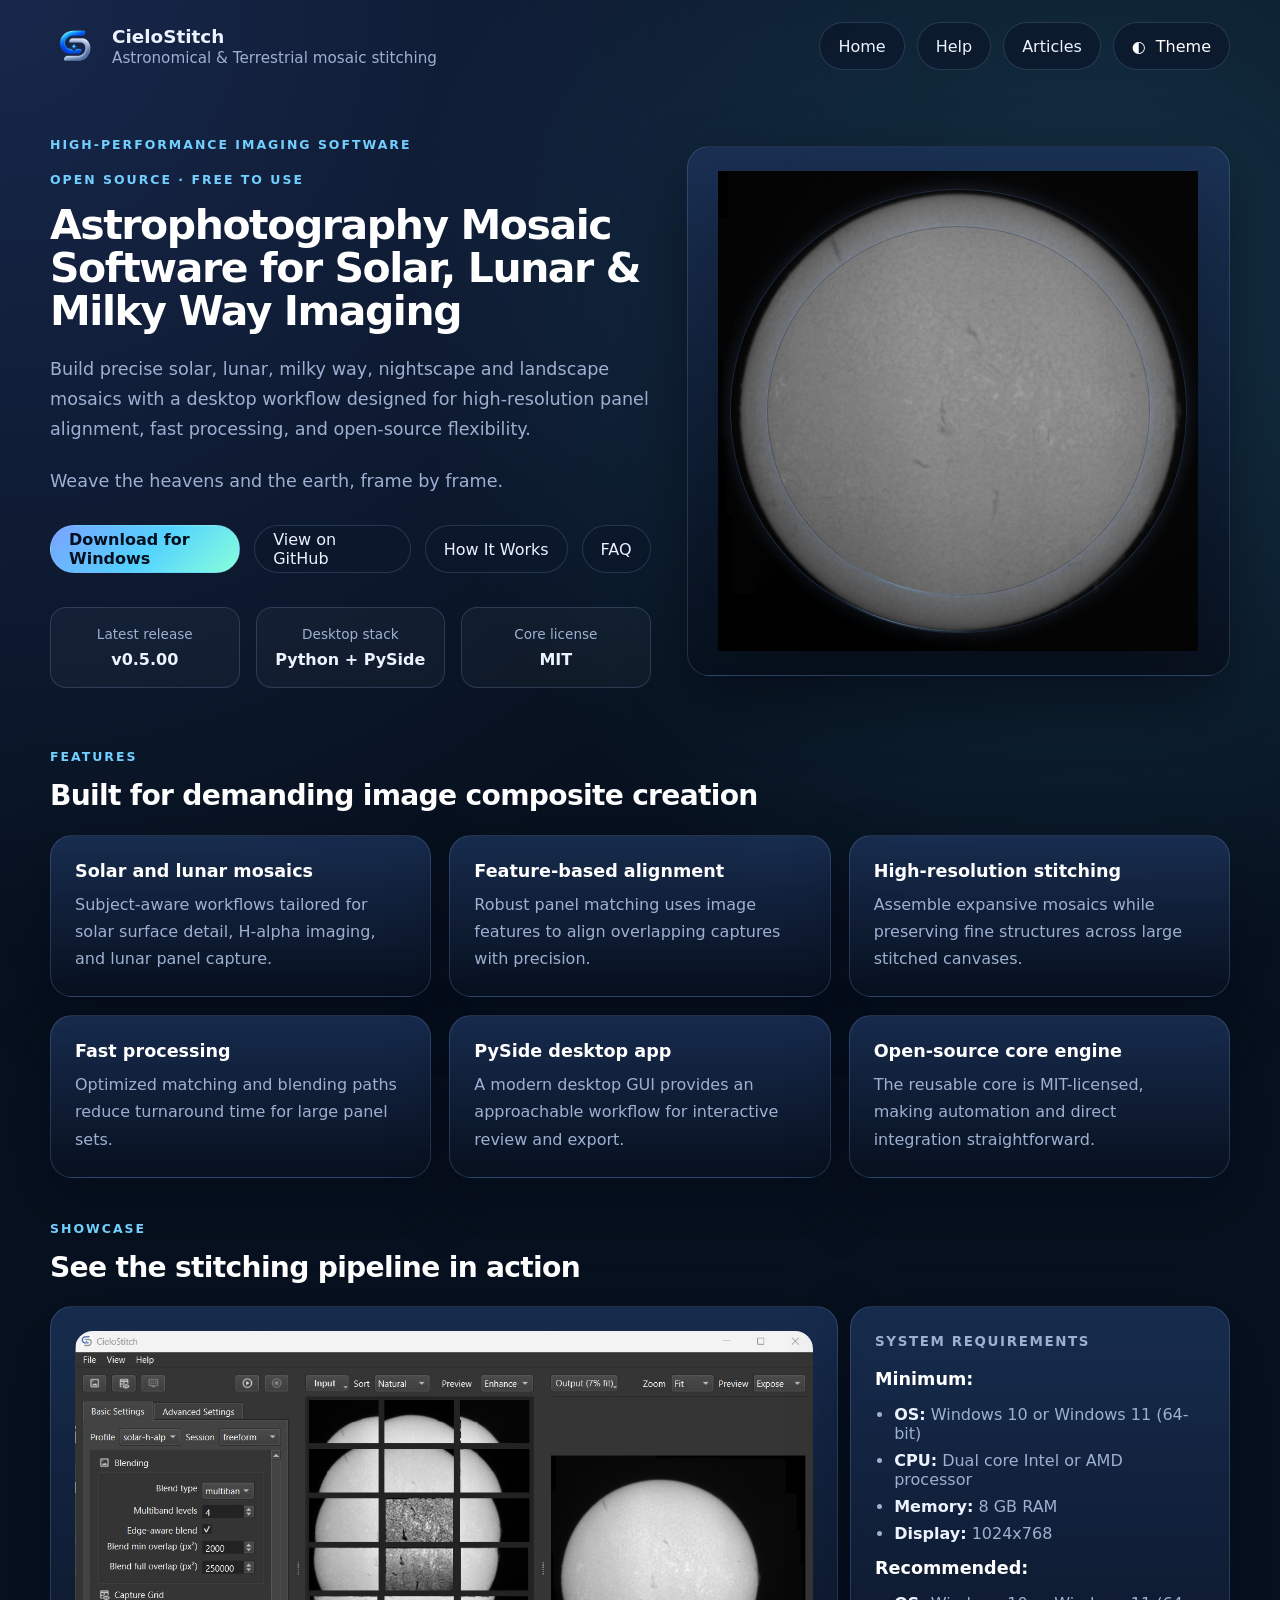
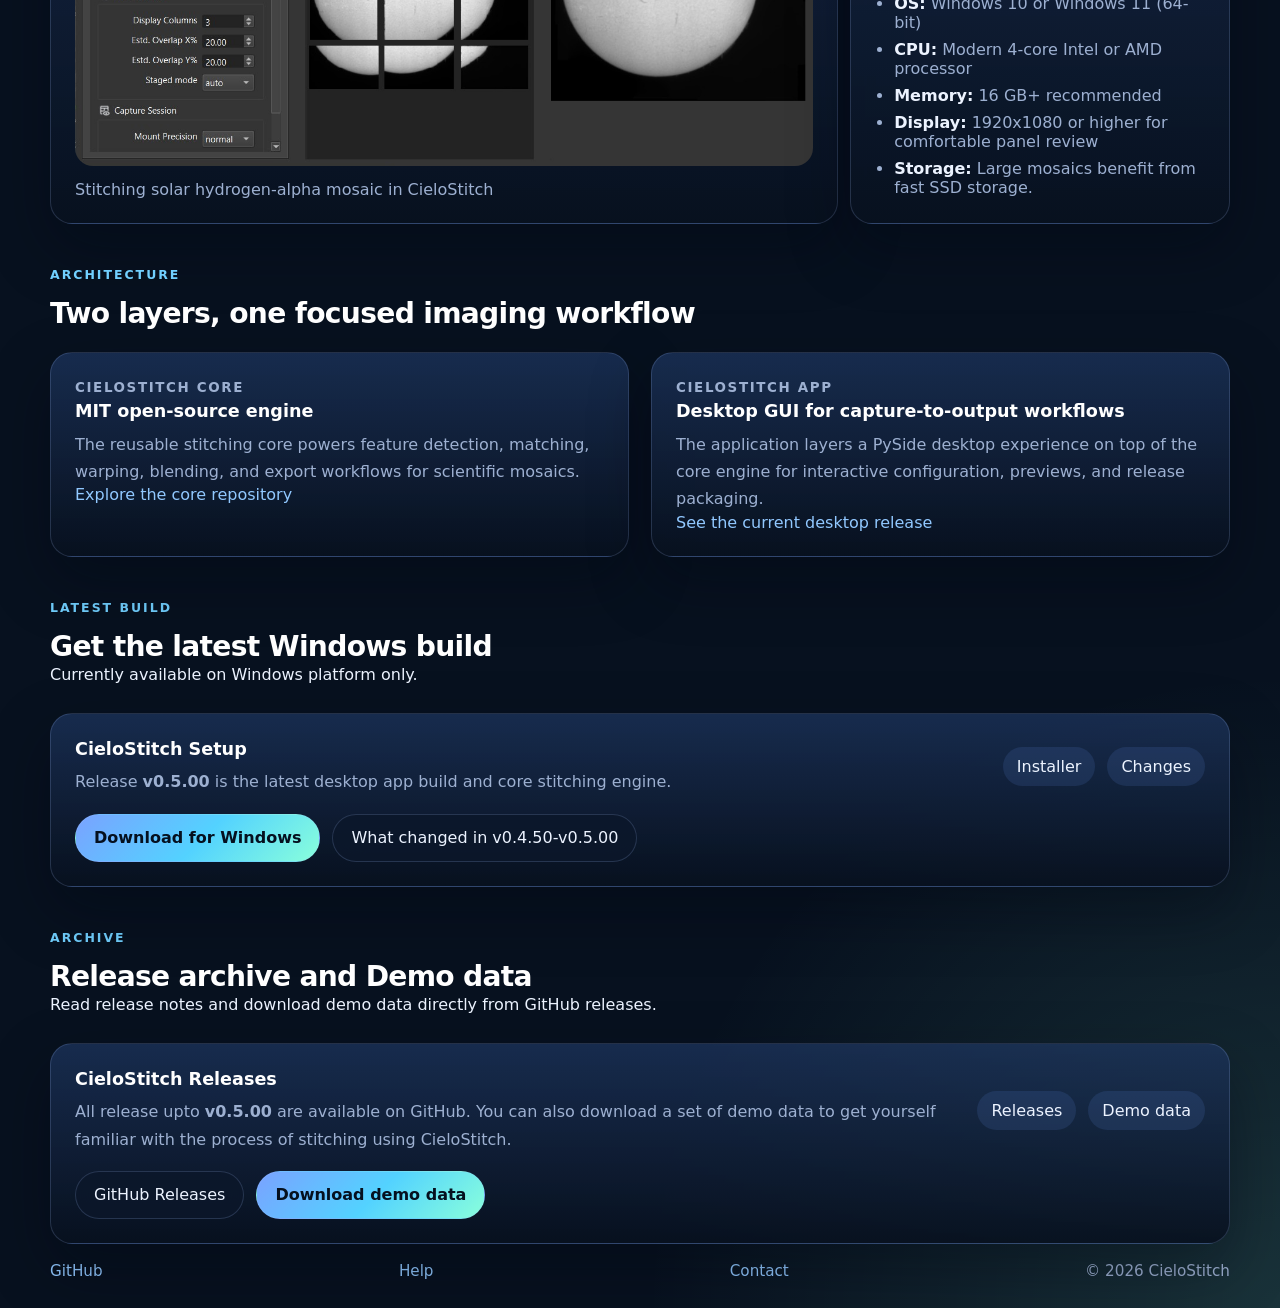
<file: index.html>
<!DOCTYPE html>
<html lang="en">
  <head>
    <meta charset="UTF-8" />
    <meta name="viewport" content="width=device-width, initial-scale=1.0" />
    <title>CieloStitch | Astrophotography Mosaic Software for Solar, Lunar & Milky Way Imaging</title>
    <meta
      name="description"
      content="Free open-source astrophotography mosaic software for stitching solar, lunar, Milky Way and landscape images. Fast, precise and designed for astronomers."
    />
    <link rel="canonical" href="https://cielostitch.com/" />
    <link
      href="https://api.fontshare.com/v2/css?f[]=satoshi@400,500,700,900&display=swap"
      rel="stylesheet"
    />
    <link rel="stylesheet" href="styles/base.css" />
    <link rel="stylesheet" href="styles/layout.css" />
    <link rel="stylesheet" href="styles/components.css" />
    <script defer src="scripts/main.js"></script>
    <!--script defer src="js/releases.js"></script-->
  </head>
  <body>
    <div class="page-shell">
      <header class="site-header">
        <a class="brand" href="#top" aria-label="CieloStitch home">
          <img src="assets/cielostitch_256.png" alt="" width="48" height="48" />
          <span class="brand-copy">
            <strong>CieloStitch</strong>
            <span>Astronomical & Terrestrial mosaic stitching</span>
          </span>
        </a>
        <div class="header-actions">
          <a class="button button--ghost" href="index.html">Home</a>
          <a class="button button--ghost" href="help/index.html">Help</a>
          <a class="button button--ghost" href="articles/index.html">Articles</a>
          <button
            class="theme-toggle"
            type="button"
            aria-label="Toggle dark mode"
            aria-pressed="false"
          >
            <span class="theme-toggle__icon" aria-hidden="true">◐</span>
            <span>Theme</span>
          </button>
        </div>
      </header>

      <main id="top">
        <section class="hero section">
          <div class="hero__content">
            <p class="eyebrow">High-performance imaging software</p>
            <p class="eyebrow">Open Source · Free to Use</p>
            <h1>Astrophotography Mosaic Software for Solar, Lunar & Milky Way Imaging</h1>
            <p class="hero__lead">
              Build precise solar, lunar, milky way, nightscape and landscape mosaics with a desktop workflow designed
              for high-resolution panel alignment, fast processing, and open-source flexibility.
            </p>
            <p class="hero__lead">Weave the heavens and the earth, frame by frame.</p>
            <div class="hero__actions">
              <a
                class="button button--primary"
                href="https://github.com/PixlWeave/CieloStitch/releases/download/v0.5.00/CieloStitch-Setup-v0.5.00-win64.exe"
                onclick="trackDownload('exe')"
              >
                Download for Windows
              </a>
              <a class="button button--secondary" href="https://github.com/PixlWeave/CieloStitch" target="_blank">
                View on GitHub
              </a>
              <a class="button button--ghost" href="help/workflow.html">
                How It Works
              </a>
              <a class="button button--ghost" href="help/faq.html">
                FAQ
              </a>
            </div>
            <dl class="hero__stats" aria-label="Release overview">
              <div class="hero__block">
                <dt>Latest release</dt>
                <dd>v0.5.00</dd>
              </div>
              <div class="hero__block">
                <dt>Desktop stack</dt>
                <dd>Python + PySide</dd>
              </div>
              <div class="hero__block">
                <dt>Core license</dt>
                <dd>MIT</dd>
              </div>
            </dl>
          </div>
          <div class="hero__visual card card--glow">
            <img
              class="hero__mosaic"
              src="assets/solar-h-alpha-output.jpg"
              alt="Stylized preview of a stitched solar mosaic"
            />
            <div class="hero__orbit hero__orbit--one" aria-hidden="true"></div>
            <div class="hero__orbit hero__orbit--two" aria-hidden="true"></div>
          </div>
        </section>

        <section class="features section" aria-labelledby="features-title">
          <div class="section-heading">
            <p class="eyebrow">Features</p>
            <h2 id="features-title">Built for demanding image composite creation</h2>
          </div>
          <div class="card-grid">
            <article class="card">
              <h3>Solar and lunar mosaics</h3>
              <p>Subject-aware workflows tailored for solar surface detail, H-alpha imaging, and lunar panel capture.</p>
            </article>
            <article class="card">
              <h3>Feature-based alignment</h3>
              <p>Robust panel matching uses image features to align overlapping captures with precision.</p>
            </article>
            <article class="card">
              <h3>High-resolution stitching</h3>
              <p>Assemble expansive mosaics while preserving fine structures across large stitched canvases.</p>
            </article>
            <article class="card">
              <h3>Fast processing</h3>
              <p>Optimized matching and blending paths reduce turnaround time for large panel sets.</p>
            </article>
            <article class="card">
              <h3>PySide desktop app</h3>
              <p>A modern desktop GUI provides an approachable workflow for interactive review and export.</p>
            </article>
            <article class="card">
              <h3>Open-source core engine</h3>
              <p>The reusable core is MIT-licensed, making automation and direct integration straightforward.</p>
            </article>
          </div>
        </section>

        <section class="showcase section" aria-labelledby="showcase-title">
          <div class="section-heading">
            <p class="eyebrow">Showcase</p>
            <h2 id="showcase-title">See the stitching pipeline in action</h2>
          </div>
          <div class="showcase-grid">
            <figure class="card showcase-preview">
              <img
                src="assets/cielostitch-screenshot2.jpg"
                alt="Large stylized solar mosaic preview representing the stitched output"
              />
              <figcaption>Stitching solar hydrogen-alpha mosaic in CieloStitch</figcaption>
            </figure>
            <article class="card system-requirements" aria-labelledby="requirements-title">
              <p class="architecture-card__eyebrow">System requirements</p>
              <h3 id="min-requirements-title">Minimum:</h3>
              <ul>
                <li><strong>OS:</strong> Windows 10 or Windows 11 (64-bit)</li>
                <li><strong>CPU:</strong> Dual core Intel or AMD processor</li>
                <li><strong>Memory:</strong> 8 GB RAM</li>
                <li><strong>Display:</strong> 1024x768</li>
              </ul>
              <h3 id="recom-requirements-title">Recommended:</h3>
              <ul>
                <li><strong>OS:</strong> Windows 10 or Windows 11 (64-bit)</li>
                <li><strong>CPU:</strong> Modern 4-core Intel or AMD processor</li>
                <li><strong>Memory:</strong> 16 GB+ recommended</li>
                <li><strong>Display:</strong> 1920x1080 or higher for comfortable panel review</li>
                <li><strong>Storage:</strong> Large mosaics benefit from fast SSD storage.</li>
              </ul>
            </article>
          </div>
        </section>

        <section class="architecture section" aria-labelledby="architecture-title">
          <div class="section-heading">
            <p class="eyebrow">Architecture</p>
            <h2 id="architecture-title">Two layers, one focused imaging workflow</h2>
          </div>
          <div class="architecture-grid">
            <article class="card architecture-card">
              <p class="architecture-card__eyebrow">CieloStitch Core</p>
              <h3>MIT open-source engine</h3>
              <p>
                The reusable stitching core powers feature detection, matching,
                warping, blending, and export workflows for scientific mosaics.
              </p>
              <a href="https://github.com/PixlWeave/CieloStitch" target="_blank">Explore the core repository</a>
            </article>
            <article class="card architecture-card">
              <p class="architecture-card__eyebrow">CieloStitch App</p>
              <h3>Desktop GUI for capture-to-output workflows</h3>
              <p>
                The application layers a PySide desktop experience on top of the core
                engine for interactive configuration, previews, and release packaging.
              </p>
              <a href="https://github.com/PixlWeave/CieloStitch/releases/tag/v0.5.00" target="_blank">See the current desktop release</a>
            </article>
          </div>
        </section>

        <section class="download section" aria-labelledby="download-title">
          <div class="section-heading">
            <p class="eyebrow">Latest build</p>
            <h2 id="download-title">Get the latest Windows build</h2>
            <p>Currently available on Windows platform only.</p>
          </div>
          <article class="card download-card">
            <div>
              <h3>CieloStitch Setup</h3>
              <p>
                Release <strong>v0.5.00</strong> is the latest desktop app
                build and core stitching engine.
              </p>
            </div>
            <div class="download-card__meta">
              <span>Installer</span>
              <span>Changes</span>
            </div>
            <div class="download-card__actions">
              <a
                class="button button--primary"
                href="https://github.com/PixlWeave/CieloStitch/releases/download/v0.5.00/CieloStitch-Setup-v0.5.00-win64.exe"
                onclick="trackDownload('exe')"
              >
                Download for Windows
              </a>
              <a class="button button--ghost" href="help/release-highlights.html">
                What changed in v0.4.50-v0.5.00
              </a>
            </div>
          </article>
        </section>

        <section class="download section" id="downloads" aria-labelledby="releases-title">
          <div class="section-heading">
            <p class="eyebrow">Archive</p>
            <h2 id="release-archive">Release archive and Demo data</h2>
            <p>Read release notes and download demo data directly from GitHub releases.</p>
          </div>
          <article class="card download-card">
            <div>
              <h3>CieloStitch Releases</h3>
              <p>
                All release upto <strong>v0.5.00</strong> are available on GitHub.
                You can also download a set of demo data to get yourself familiar with the process of stitching using CieloStitch.
              </p>
            </div>
            <div class="download-card__meta">
              <span>Releases</span>
              <span>Demo data</span>
            </div>
            <div class="download-card__actions">
              <a
                class="button button--ghost"
                href="https://github.com/PixlWeave/CieloStitch/releases"
                target="_blank"
              >
                GitHub Releases
              </a>
              <a class="button button--primary releases-heading__action"
                 href="https://github.com/PixlWeave/cielostitch-demo-data" target="_blank">
                Download demo data
              </a>
            </div>
          </article>
          <!--div id="releases-list" role="list" aria-label="Available releases" aria-live="polite"></div-->
        </section>
      </main>

      <footer class="site-footer">
        <a href="https://github.com/PixlWeave/CieloStitch" target="_blank">GitHub</a>
        <a href="help/index.html">Help</a>
        <span><a href="mailto:hello@cielostitch.com" target="_blank" >Contact</a></span>
        <span>© 2026 CieloStitch</span>
      </footer>
    </div>
  </body>
</html>
</file>
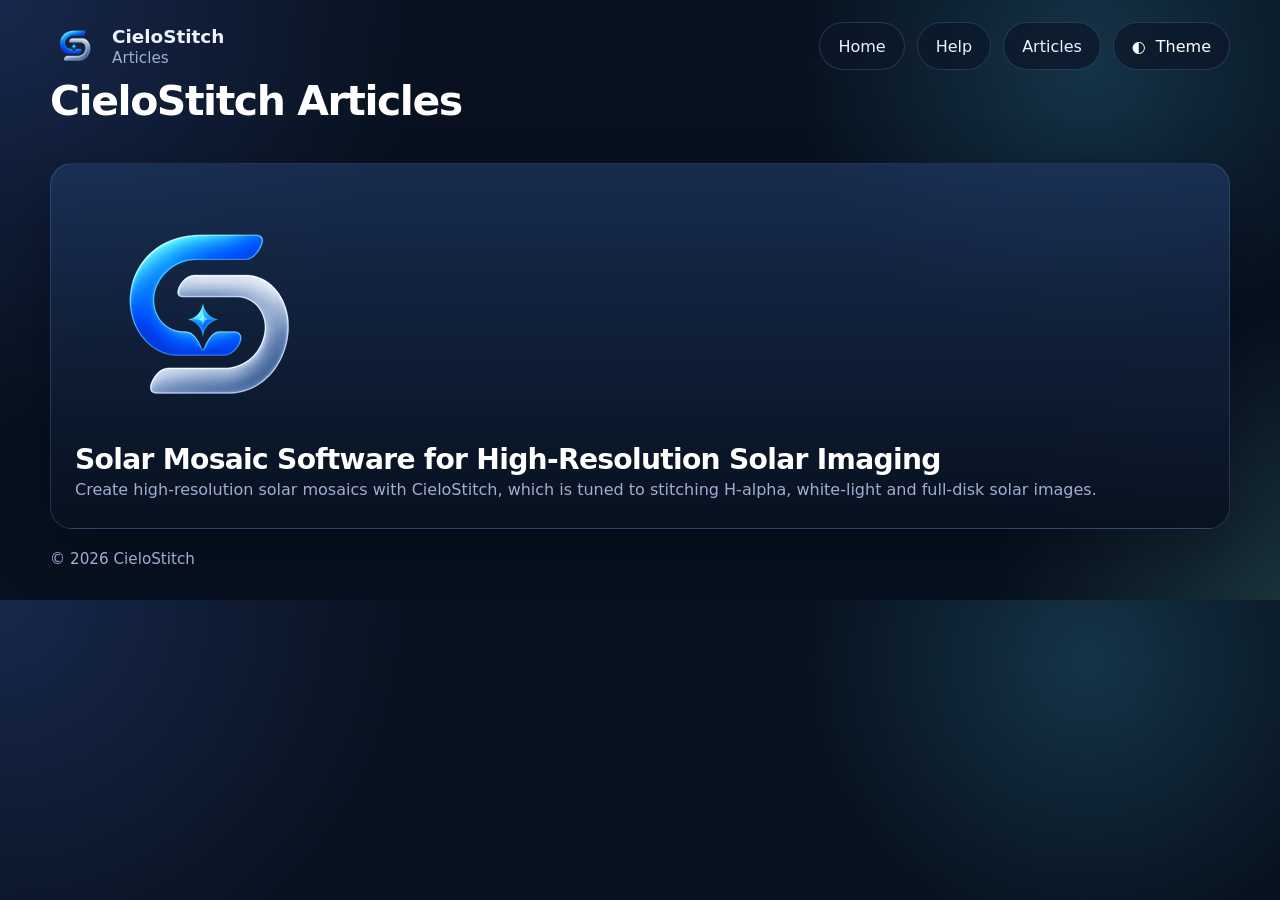
<file: articles/index.html>
<!DOCTYPE html>
<html lang="en">
  <head>
    <meta charset="UTF-8" />
    <meta name="viewport" content="width=device-width, initial-scale=1.0" />
    <title>Mosaic Software Articles | CieloStitch</title>
    <link rel="stylesheet" href="../styles/base.css" />
    <link rel="stylesheet" href="../styles/layout.css" />
    <link rel="stylesheet" href="../styles/components.css" />
    <script defer src="../scripts/main.js"></script>
    <!-- Cache-bust to ensure latest article list script is loaded on GitHub Pages -->
    <script defer src="../scripts/article.js?v=20260612"></script>
  </head>
  <body>
    <div class="page-shell">
      <header class="site-header">
        <a class="brand" href="../index.html" aria-label="CieloStitch home">
          <img src="../assets/cielostitch_256.png" alt="" width="48" height="48" />
          <span class="brand-copy"><strong>CieloStitch</strong><span>Articles</span></span>
        </a>
        <div class="header-actions">
          <a class="button button--ghost" href="../index.html">Home</a>
          <a class="button button--ghost" href="../help/index.html">Help</a>
          <a class="button button--ghost" href="./index.html">Articles</a>
          <button
            class="theme-toggle"
            type="button"
            aria-label="Toggle dark mode"
            aria-pressed="false"
          >
            <span class="theme-toggle__icon" aria-hidden="true">◐</span>
            <span>Theme</span>
          </button>
        </div>
      </header>

      <main class="section">
        <h1>CieloStitch Articles</h1>
        <div id="article-list" class="cards"></div>
      </main>

      <footer class="site-footer section">
        <p>© <span id="year"></span> CieloStitch</p>
      </footer>
    </div>
    <script>document.getElementById('year').textContent = new Date().getFullYear();</script>
  </body>
</html>
</file>
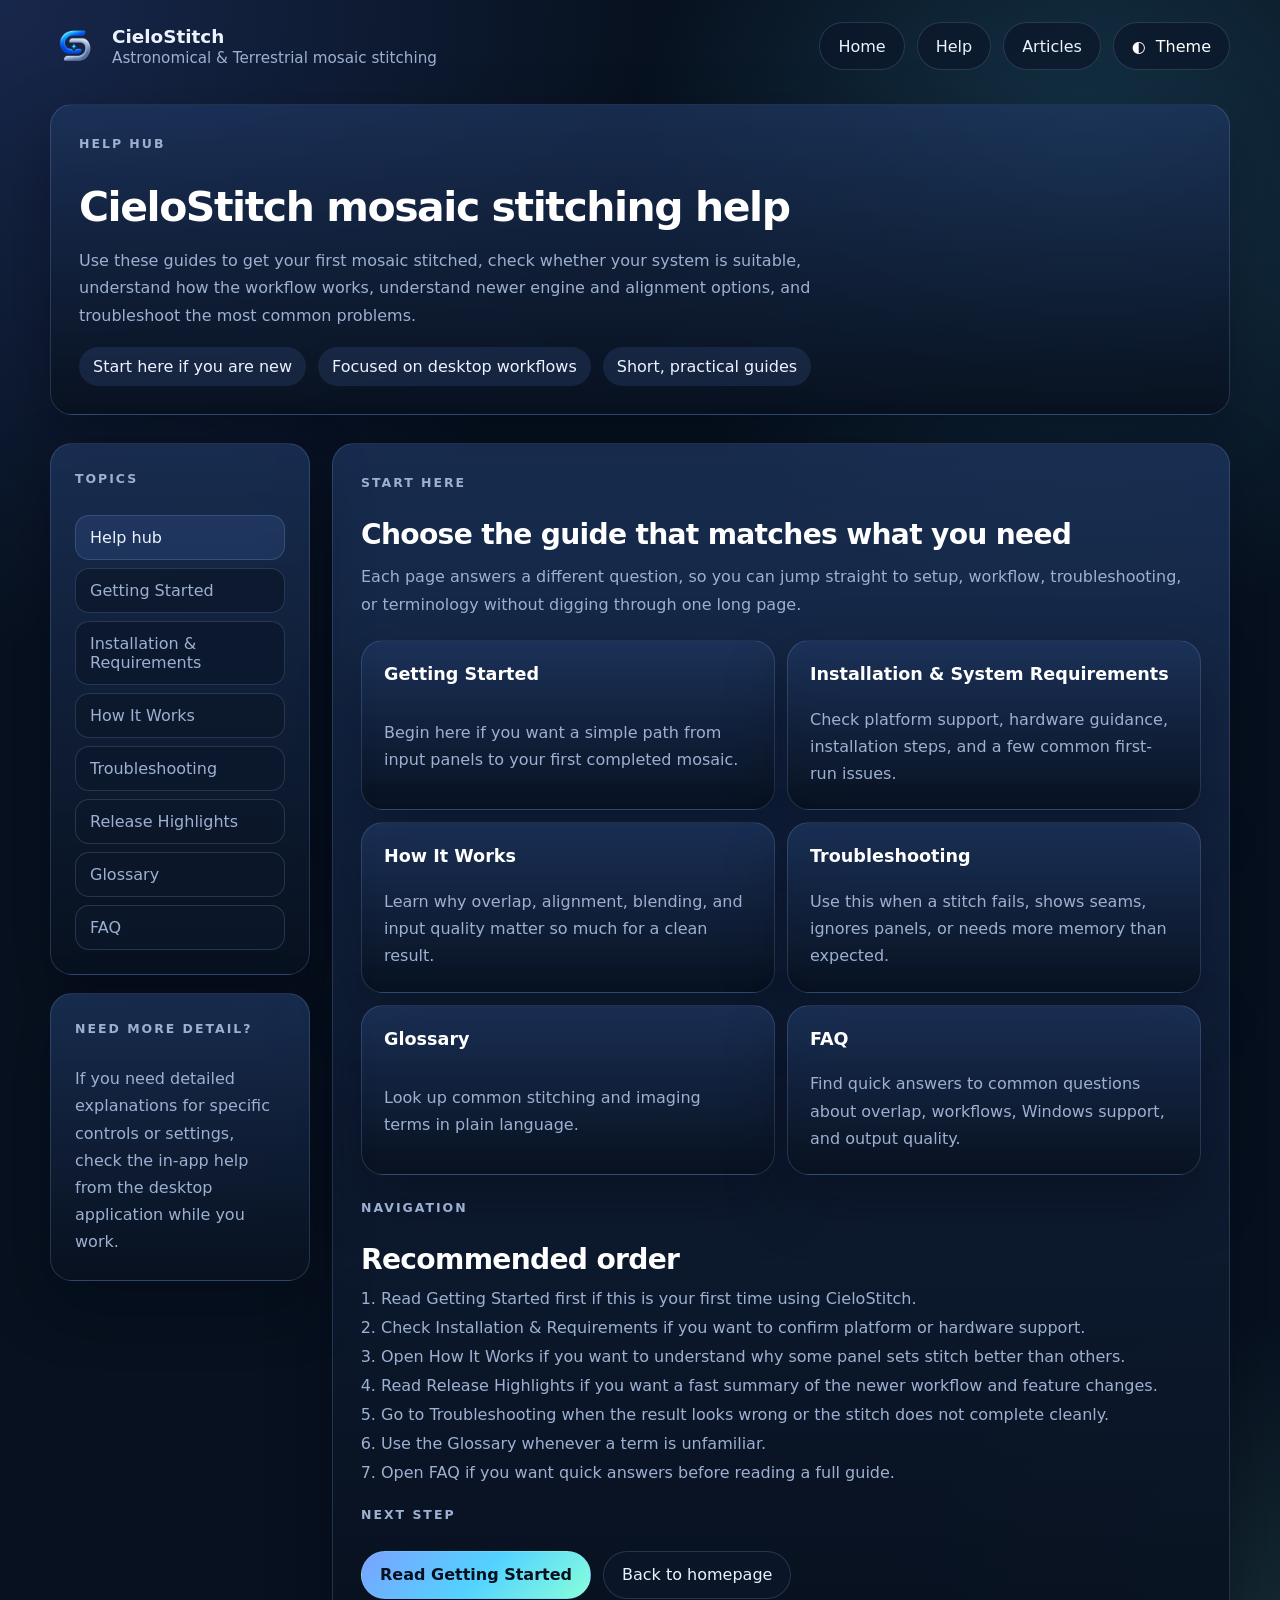
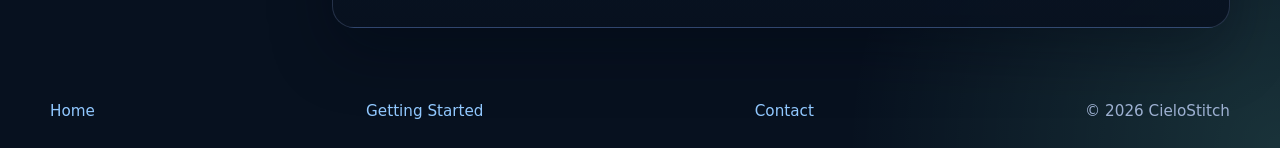
<file: help/index.html>
<!DOCTYPE html>
<html lang="en">
  <head>
    <meta charset="UTF-8" />
    <meta name="viewport" content="width=device-width, initial-scale=1.0" />
    <title>CieloStitch Help | Mosaic Stitching Guides, Setup, and Troubleshooting</title>
    <meta
      name="description"
      content="Browse CieloStitch help guides for mosaic stitching setup, engine choices, workflow basics, troubleshooting, release highlights, frequently asked questions, and common imaging terms."
    />
    <link rel="canonical" href="https://cielostitch.com/help/" />
    <link
      href="https://api.fontshare.com/v2/css?f[]=satoshi@400,500,700,900&display=swap"
      rel="stylesheet"
    />
    <link rel="stylesheet" href="../styles/base.css" />
    <link rel="stylesheet" href="../styles/layout.css" />
    <link rel="stylesheet" href="../styles/components.css" />
    <link rel="stylesheet" href="../styles/help.css" />
    <script defer src="../scripts/main.js"></script>
  </head>
  <body class="docs-page">
    <div class="page-shell">
      <header class="site-header">
        <a class="brand" href="../index.html" aria-label="CieloStitch home">
          <img src="../assets/cielostitch_256.png" alt="" width="48" height="48" />
          <span class="brand-copy">
            <strong>CieloStitch</strong>
            <span>Astronomical &amp; Terrestrial mosaic stitching</span>
          </span>
        </a>
        <div class="header-actions">
          <a class="button button--ghost" href="../index.html">Home</a>
          <a class="button button--ghost" href="index.html">Help</a>
          <a class="button button--ghost" href="../articles/index.html">Articles</a>
          <button
            class="theme-toggle"
            type="button"
            aria-label="Toggle dark mode"
            aria-pressed="false"
          >
            <span class="theme-toggle__icon" aria-hidden="true">◐</span>
            <span>Theme</span>
          </button>
        </div>
      </header>

      <main class="docs-main">
        <section class="section">
          <div class="docs-hero card">
            <p class="eyebrow">Help hub</p>
            <h1>CieloStitch mosaic stitching help</h1>
            <p>
              Use these guides to get your first mosaic stitched, check whether your system is suitable, understand
              how the workflow works, understand newer engine and alignment options, and troubleshoot the most common problems.
            </p>
            <div class="docs-meta" aria-label="Help highlights">
              <span>Start here if you are new</span>
              <span>Focused on desktop workflows</span>
              <span>Short, practical guides</span>
            </div>
          </div>
        </section>

        <section class="section docs-grid">
          <aside class="docs-sidebar">
            <div class="card docs-aside">
              <p class="eyebrow">Topics</p>
              <nav class="docs-nav" aria-label="Help topics">
                <span class="is-current">Help hub</span>
                <a href="getting-started.html">Getting Started</a>
                <a href="installation.html">Installation &amp; Requirements</a>
                <a href="workflow.html">How It Works</a>
                <a href="troubleshooting.html">Troubleshooting</a>
                <a href="release-highlights.html">Release Highlights</a>
                <a href="glossary.html">Glossary</a>
                <a href="faq.html">FAQ</a>
              </nav>
            </div>
            <div class="card docs-callout">
              <p class="eyebrow">Need more detail?</p>
              <p>
                If you need detailed explanations for specific controls or settings, check the in-app help from the
                desktop application while you work.
              </p>
            </div>
          </aside>

          <div class="docs-content">
            <article class="card docs-article">
              <section>
                <p class="eyebrow">Start here</p>
                <h2>Choose the guide that matches what you need</h2>
                <p>
                  Each page answers a different question, so you can jump straight to setup, workflow, troubleshooting,
                  or terminology without digging through one long page.
                </p>
              </section>

              <section class="docs-topic-grid">
                <article class="card docs-topic-card">
                  <h3><a href="getting-started.html">Getting Started</a></h3>
                  <p>
                    Begin here if you want a simple path from input panels to your first completed mosaic.
                  </p>
                </article>
                <article class="card docs-topic-card">
                  <h3><a href="installation.html">Installation &amp; System Requirements</a></h3>
                  <p>
                    Check platform support, hardware guidance, installation steps, and a few common first-run issues.
                  </p>
                </article>
                <article class="card docs-topic-card">
                  <h3><a href="workflow.html">How It Works</a></h3>
                  <p>
                    Learn why overlap, alignment, blending, and input quality matter so much for a clean result.
                  </p>
                </article>
                <article class="card docs-topic-card">
                  <h3><a href="troubleshooting.html">Troubleshooting</a></h3>
                  <p>
                    Use this when a stitch fails, shows seams, ignores panels, or needs more memory than expected.
                  </p>
                </article>
                <article class="card docs-topic-card">
                  <h3><a href="glossary.html">Glossary</a></h3>
                  <p>
                    Look up common stitching and imaging terms in plain language.
                  </p>
                </article>
                <article class="card docs-topic-card">
                  <h3><a href="faq.html">FAQ</a></h3>
                  <p>
                    Find quick answers to common questions about overlap, workflows, Windows support, and output quality.
                  </p>
                </article>
              </section>

              <section>
                <p class="eyebrow">Navigation</p>
                <h2>Recommended order</h2>
                <ol>
                  <li>Read Getting Started first if this is your first time using CieloStitch.</li>
                  <li>Check Installation &amp; Requirements if you want to confirm platform or hardware support.</li>
                  <li>Open How It Works if you want to understand why some panel sets stitch better than others.</li>
                  <li>Read Release Highlights if you want a fast summary of the newer workflow and feature changes.</li>
                  <li>Go to Troubleshooting when the result looks wrong or the stitch does not complete cleanly.</li>
                  <li>Use the Glossary whenever a term is unfamiliar.</li>
                  <li>Open FAQ if you want quick answers before reading a full guide.</li>
                </ol>
              </section>

              <section>
                <p class="eyebrow">Next step</p>
                <div class="docs-links">
                  <a class="button button--primary" href="getting-started.html">Read Getting Started</a>
                  <a class="button button--secondary" href="../index.html">Back to homepage</a>
                </div>
              </section>
            </article>
          </div>
        </section>
      </main>

      <footer class="site-footer">
        <a href="../index.html">Home</a>
        <a href="getting-started.html">Getting Started</a>
        <span><a href="mailto:hello@cielostitch.com" target="_blank" >Contact</a></span>
        <span>© 2026 CieloStitch</span>
      </footer>
    </div>
  </body>
</html>
</file>
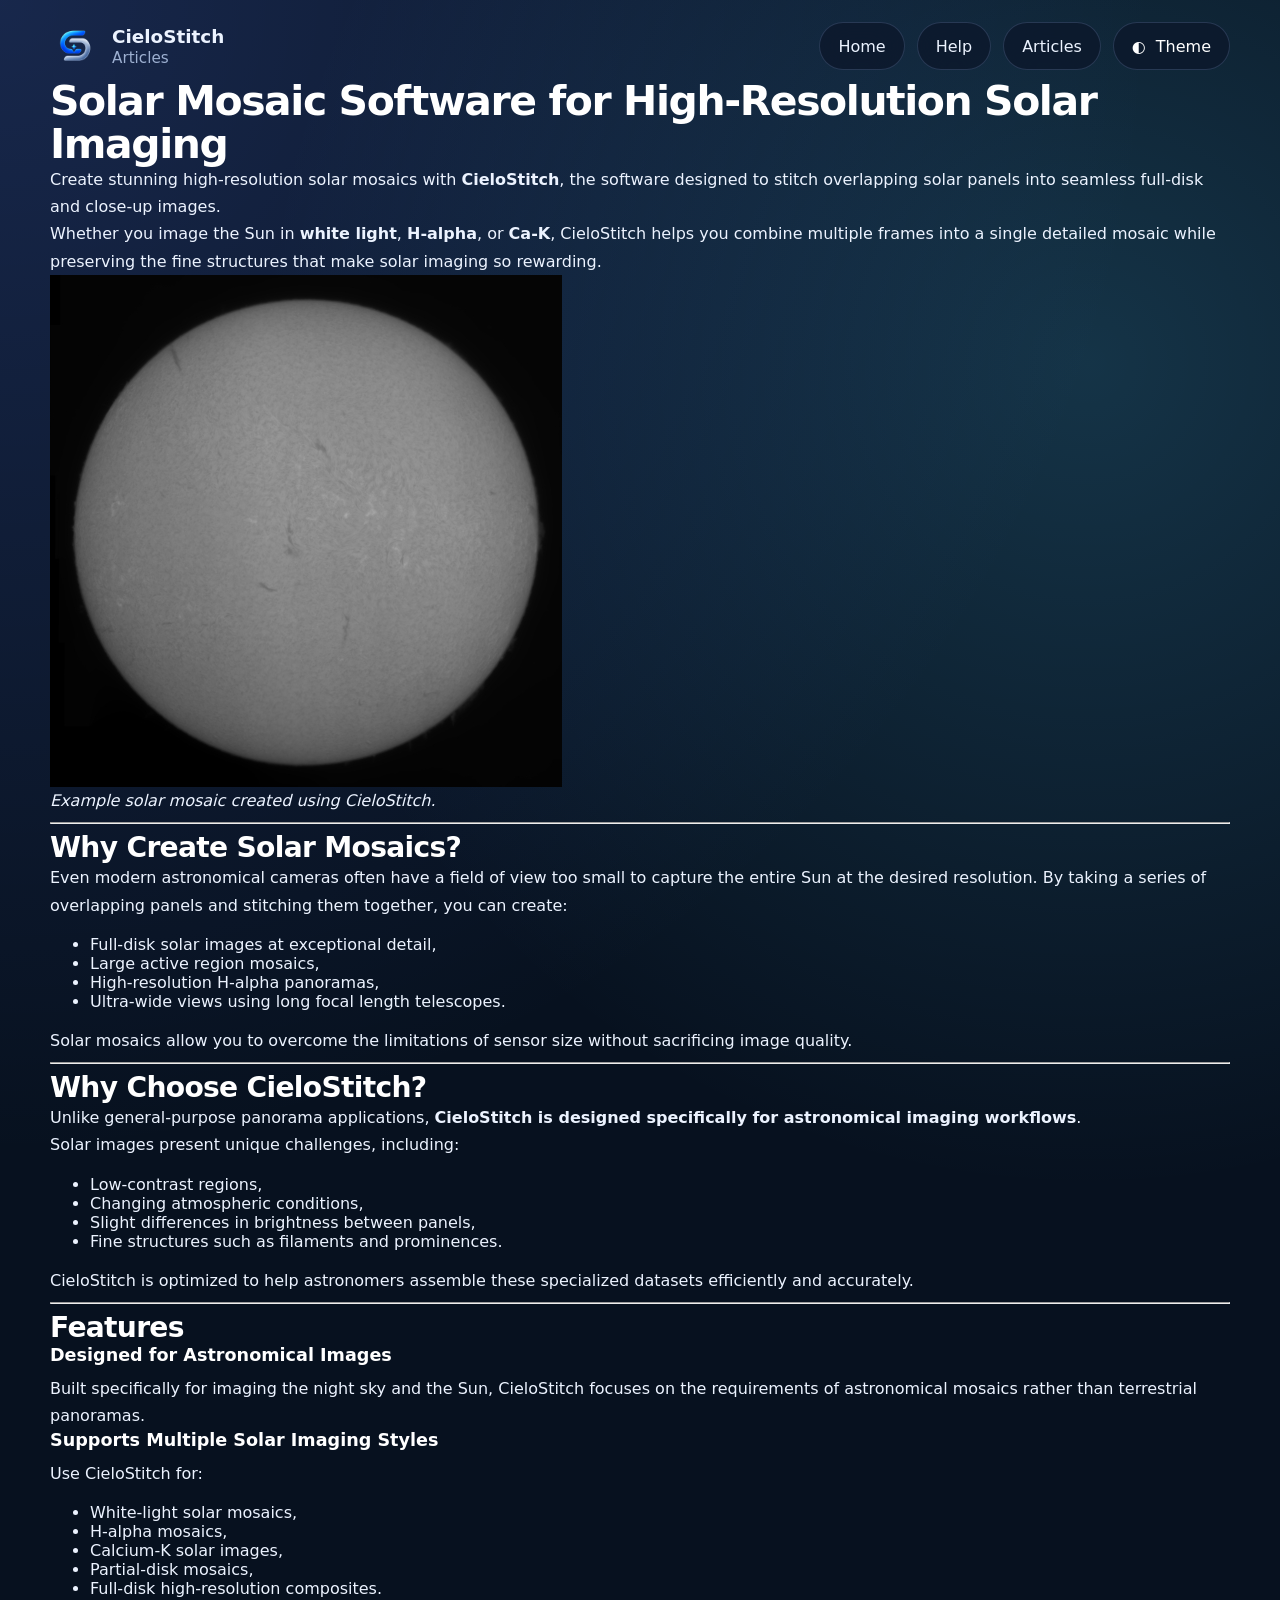
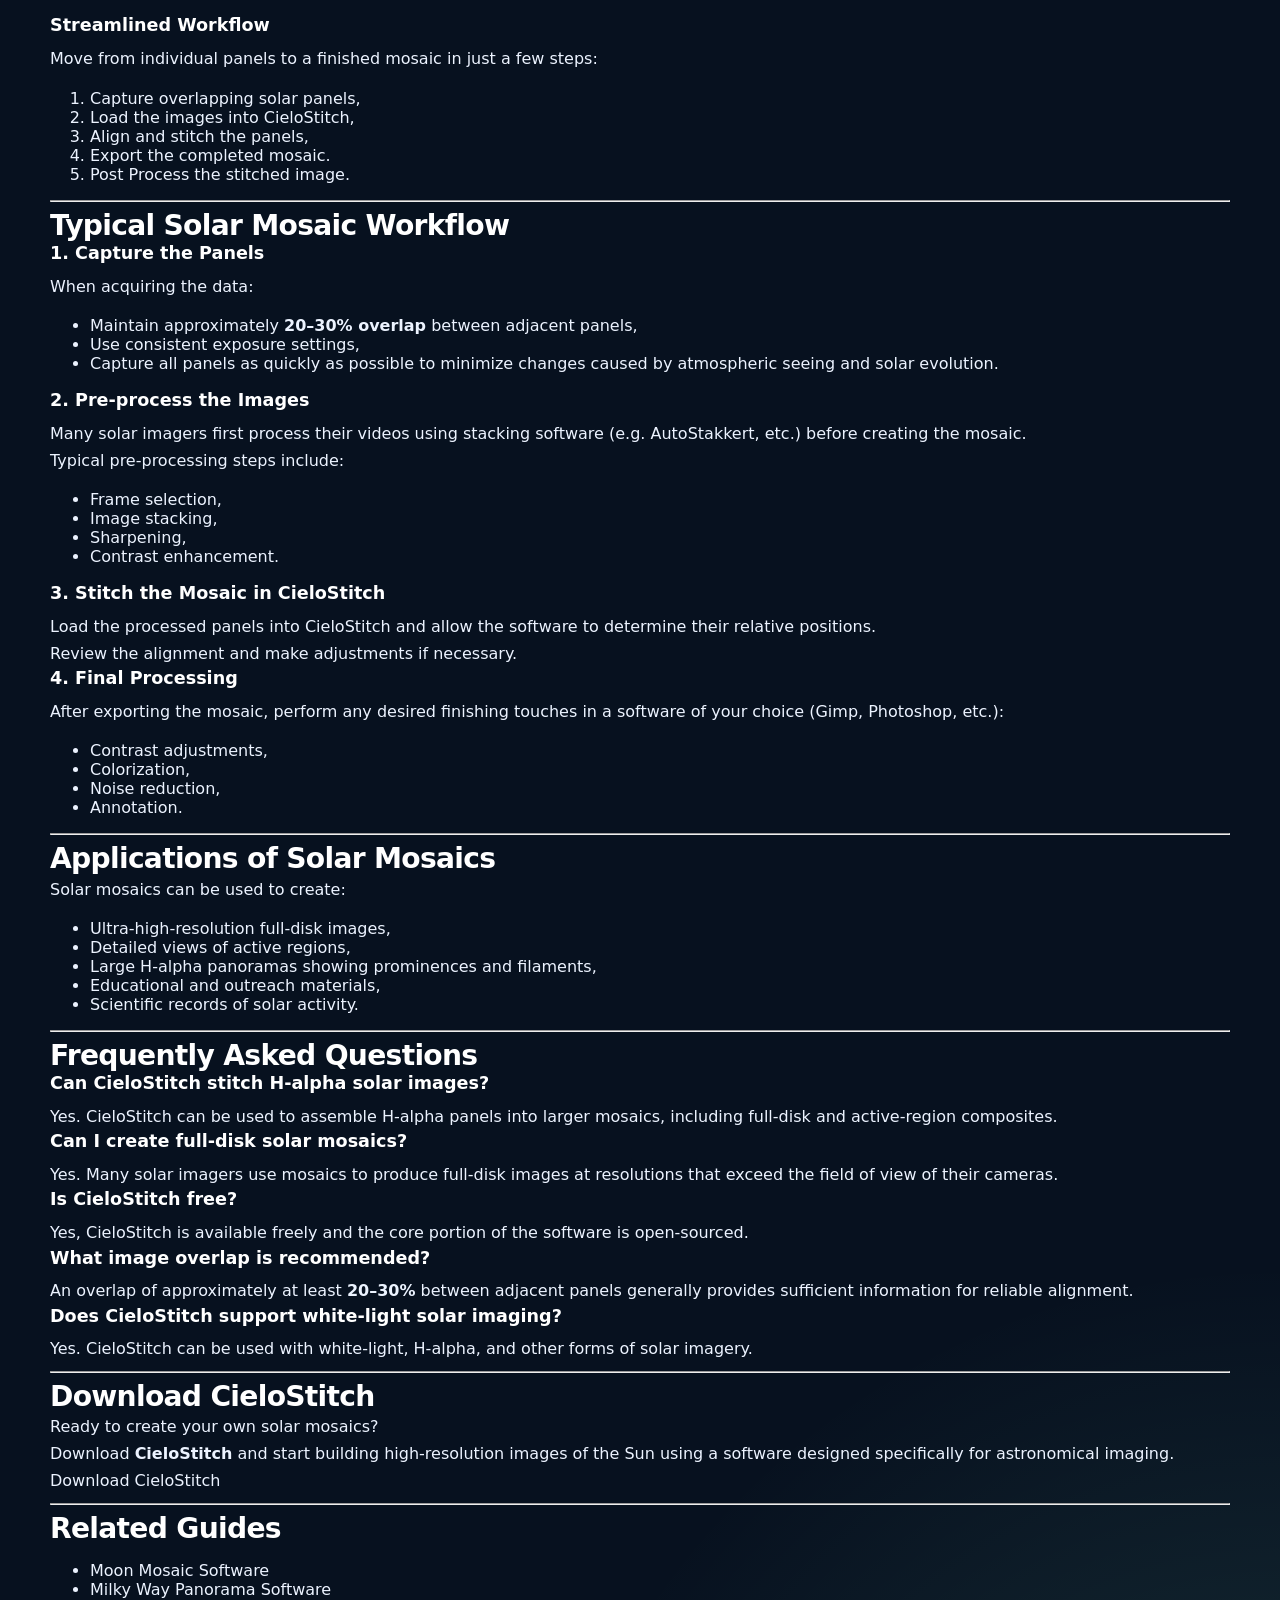
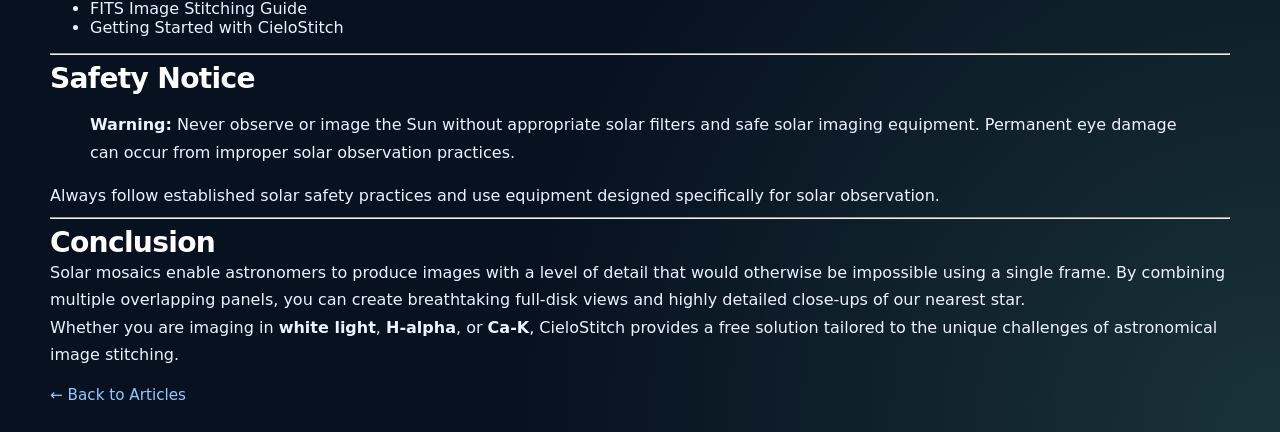
<file: articles/solar-mosaic-software/index.html>
<!DOCTYPE html>
<html lang="en">
  <head>
    <meta charset="UTF-8" />
    <meta name="viewport" content="width=device-width, initial-scale=1.0" />
    <title>Article | CieloStitch</title>
    <link rel="stylesheet" href="/styles/base.css" />
    <link rel="stylesheet" href="/styles/layout.css" />
    <link rel="stylesheet" href="/styles/components.css" />
    <script defer src="/scripts/main.js"></script>
    <script src="/js/marked.min.js"></script>
    <script src="/js/purify.min.js"></script>
    <script defer src="/scripts/post.js"></script>
  </head>
  <body>
    <div class="page-shell">
      <header class="site-header">
        <a class="brand" href="/index.html" aria-label="CieloStitch home">
          <img src="/assets/cielostitch_256.png" alt="" width="48" height="48" />
          <span class="brand-copy"><strong>CieloStitch</strong><span>Articles</span></span>
        </a>
        <div class="header-actions">
          <a class="button button--ghost" href="/index.html">Home</a>
          <a class="button button--ghost" href="/help/index.html">Help</a>
          <a class="button button--ghost" href="/articles/index.html">Articles</a>
          <button
            class="theme-toggle"
            type="button"
            aria-label="Toggle dark mode"
            aria-pressed="false"
          >
            <span class="theme-toggle__icon" aria-hidden="true">◐</span>
            <span>Theme</span>
          </button>
        </div>
      </header>

      <main class="section">
        <article class="prose">
          <div id="post-body"></div>
        </article>
      </main>

      <footer class="site-footer section">
        <a href="/articles/index.html">← Back to Articles</a>
      </footer>
    </div>
  </body>
  </html>
</file>
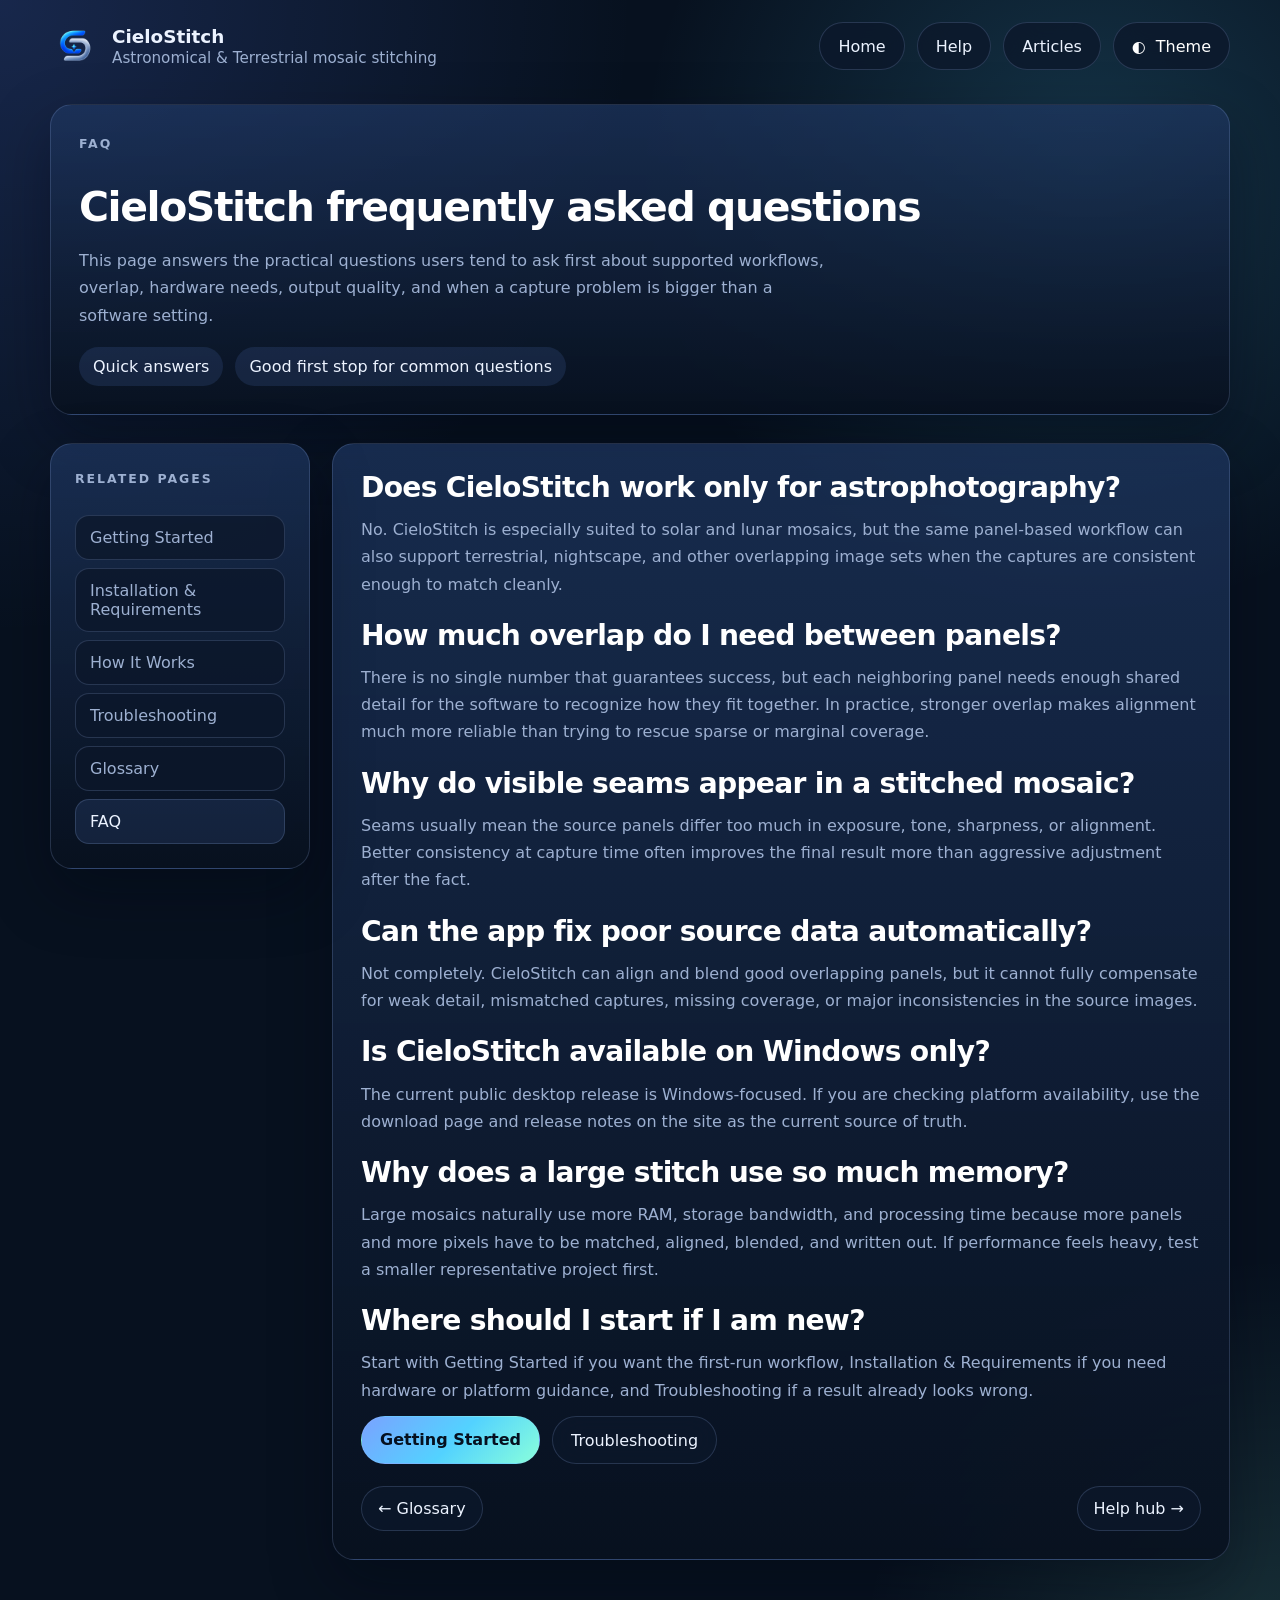
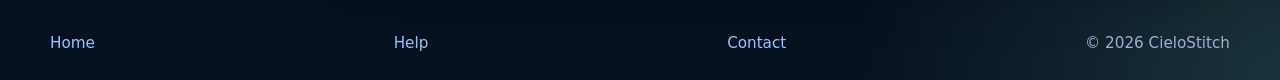
<file: help/faq.html>
<!DOCTYPE html>
<html lang="en">
  <head>
    <meta charset="UTF-8" />
    <meta name="viewport" content="width=device-width, initial-scale=1.0" />
    <title>CieloStitch FAQ | Common Mosaic Stitching Questions</title>
    <meta
      name="description"
      content="Find answers to common CieloStitch questions about supported workflows, overlap, system requirements, Windows support, and troubleshooting stitched mosaics."
    />
    <link rel="canonical" href="https://cielostitch.com/help/faq.html" />
    <link
      href="https://api.fontshare.com/v2/css?f[]=satoshi@400,500,700,900&display=swap"
      rel="stylesheet"
    />
    <link rel="stylesheet" href="../styles/base.css" />
    <link rel="stylesheet" href="../styles/layout.css" />
    <link rel="stylesheet" href="../styles/components.css" />
    <link rel="stylesheet" href="../styles/help.css" />
    <script defer src="../scripts/main.js"></script>
  </head>
  <body class="docs-page">
    <div class="page-shell">
      <header class="site-header">
        <a class="brand" href="../index.html" aria-label="CieloStitch home">
          <img src="../assets/cielostitch_256.png" alt="" width="48" height="48" />
          <span class="brand-copy">
            <strong>CieloStitch</strong>
            <span>Astronomical &amp; Terrestrial mosaic stitching</span>
          </span>
        </a>
        <div class="header-actions">
          <a class="button button--ghost" href="../index.html">Home</a>
          <a class="button button--ghost" href="index.html">Help</a>
          <a class="button button--ghost" href="../articles/index.html">Articles</a>
          <button class="theme-toggle" type="button" aria-label="Toggle dark mode" aria-pressed="false">
            <span class="theme-toggle__icon" aria-hidden="true">◐</span>
            <span>Theme</span>
          </button>
        </div>
      </header>

      <main class="docs-main">
        <section class="section">
          <div class="docs-hero card">
            <p class="eyebrow">FAQ</p>
            <h1>CieloStitch frequently asked questions</h1>
            <p>
              This page answers the practical questions users tend to ask first about supported workflows, overlap,
              hardware needs, output quality, and when a capture problem is bigger than a software setting.
            </p>
            <div class="docs-meta">
              <span>Quick answers</span>
              <span>Good first stop for common questions</span>
            </div>
          </div>
        </section>

        <section class="section docs-grid">
          <aside class="docs-sidebar">
            <div class="card docs-aside">
              <p class="eyebrow">Related pages</p>
              <nav class="docs-nav" aria-label="FAQ navigation">
                <a href="getting-started.html">Getting Started</a>
                <a href="installation.html">Installation &amp; Requirements</a>
                <a href="workflow.html">How It Works</a>
                <a href="troubleshooting.html">Troubleshooting</a>
                <a href="glossary.html">Glossary</a>
                <span class="is-current">FAQ</span>
              </nav>
            </div>
          </aside>

          <div class="docs-content">
            <article class="card docs-article">
              <section>
                <h2>Does CieloStitch work only for astrophotography?</h2>
                <p>
                  No. CieloStitch is especially suited to solar and lunar mosaics, but the same panel-based workflow
                  can also support terrestrial, nightscape, and other overlapping image sets when the captures are
                  consistent enough to match cleanly.
                </p>
              </section>

              <section>
                <h2>How much overlap do I need between panels?</h2>
                <p>
                  There is no single number that guarantees success, but each neighboring panel needs enough shared
                  detail for the software to recognize how they fit together. In practice, stronger overlap makes
                  alignment much more reliable than trying to rescue sparse or marginal coverage.
                </p>
              </section>

              <section>
                <h2>Why do visible seams appear in a stitched mosaic?</h2>
                <p>
                  Seams usually mean the source panels differ too much in exposure, tone, sharpness, or alignment.
                  Better consistency at capture time often improves the final result more than aggressive adjustment
                  after the fact.
                </p>
              </section>

              <section>
                <h2>Can the app fix poor source data automatically?</h2>
                <p>
                  Not completely. CieloStitch can align and blend good overlapping panels, but it cannot fully
                  compensate for weak detail, mismatched captures, missing coverage, or major inconsistencies in the
                  source images.
                </p>
              </section>

              <section>
                <h2>Is CieloStitch available on Windows only?</h2>
                <p>
                  The current public desktop release is Windows-focused. If you are checking platform availability,
                  use the download page and release notes on the site as the current source of truth.
                </p>
              </section>

              <section>
                <h2>Why does a large stitch use so much memory?</h2>
                <p>
                  Large mosaics naturally use more RAM, storage bandwidth, and processing time because more panels and
                  more pixels have to be matched, aligned, blended, and written out. If performance feels heavy, test
                  a smaller representative project first.
                </p>
              </section>

              <section>
                <h2>Where should I start if I am new?</h2>
                <p>
                  Start with Getting Started if you want the first-run workflow, Installation &amp; Requirements if you
                  need hardware or platform guidance, and Troubleshooting if a result already looks wrong.
                </p>
                <div class="docs-links">
                  <a class="button button--primary" href="getting-started.html">Getting Started</a>
                  <a class="button button--secondary" href="troubleshooting.html">Troubleshooting</a>
                </div>
              </section>

              <nav class="docs-pager" aria-label="Page navigation">
                <a href="glossary.html">← Glossary</a>
                <a href="index.html">Help hub →</a>
              </nav>
            </article>
          </div>
        </section>
      </main>

      <footer class="site-footer">
        <a href="../index.html">Home</a>
        <a href="index.html">Help</a>
        <span><a href="mailto:hello@cielostitch.com" target="_blank" >Contact</a></span>
        <span>© 2026 CieloStitch</span>
      </footer>
    </div>
  </body>
</html>
</file>
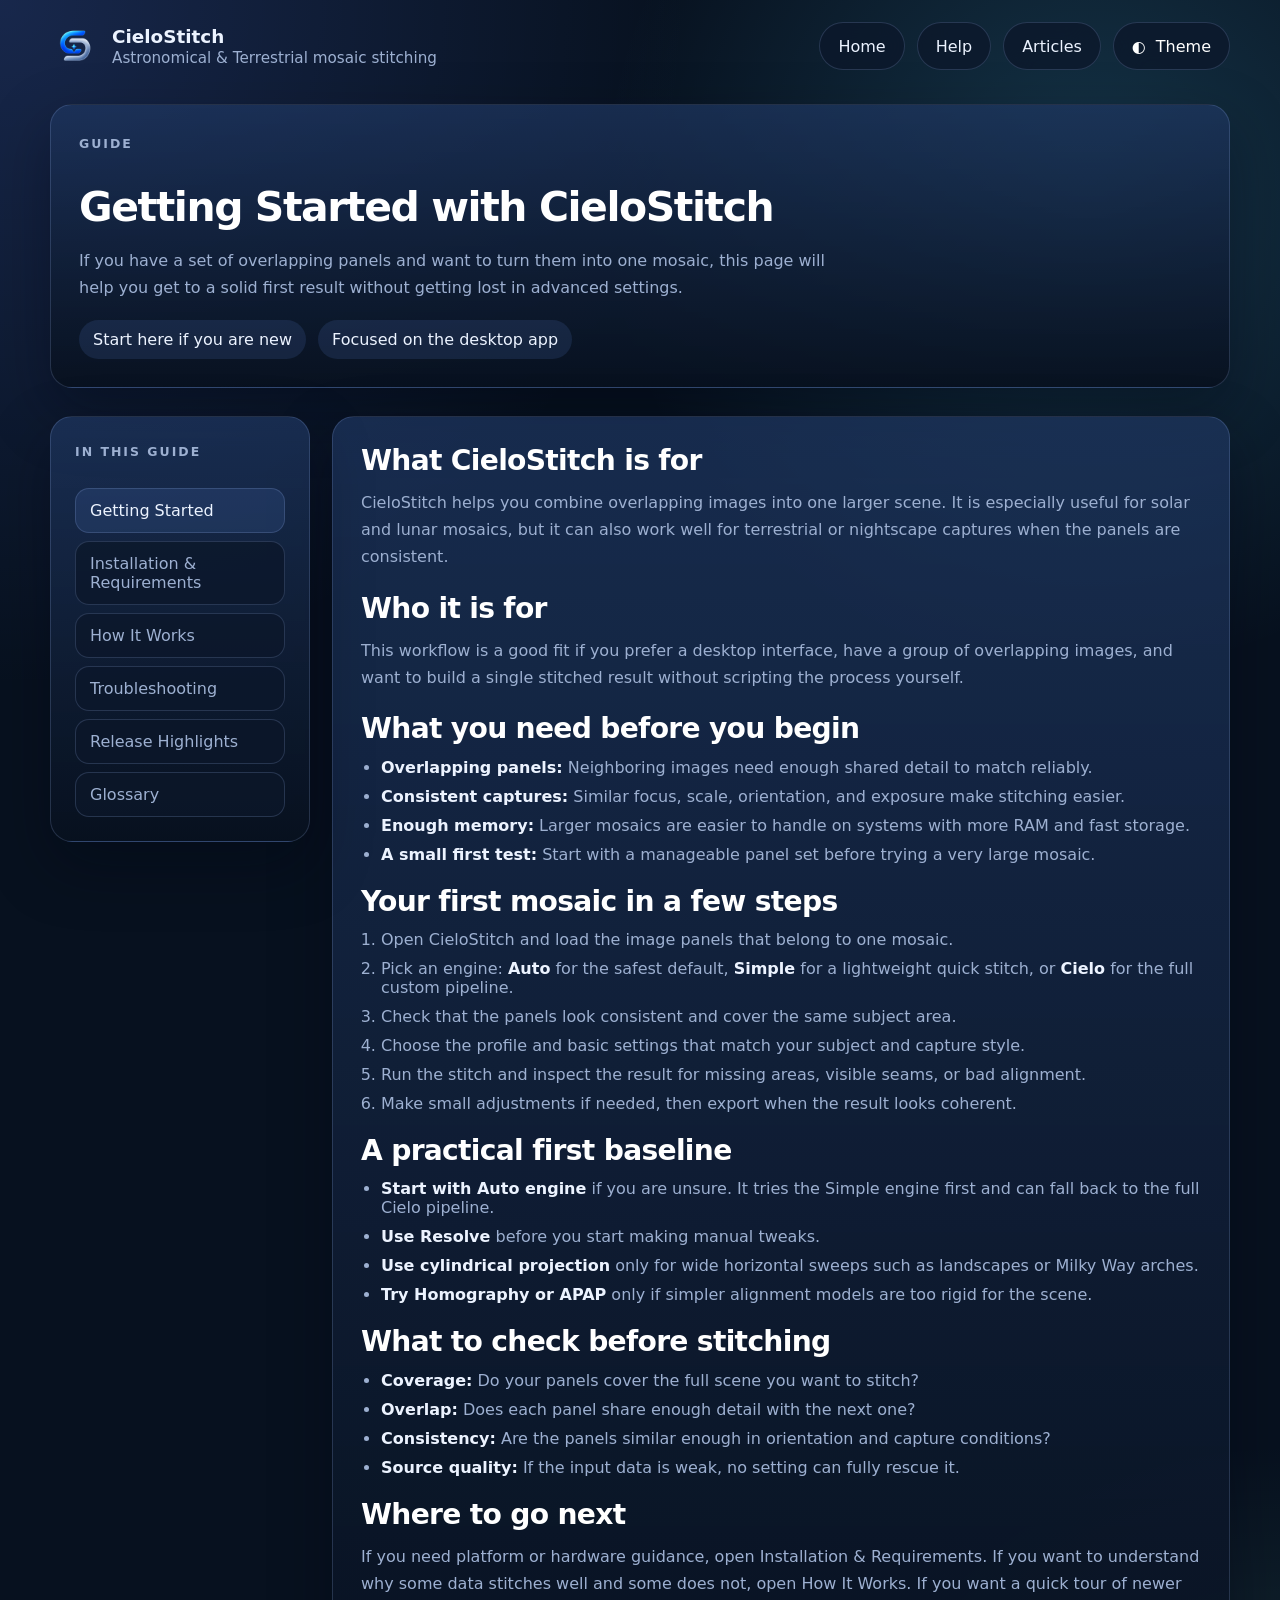
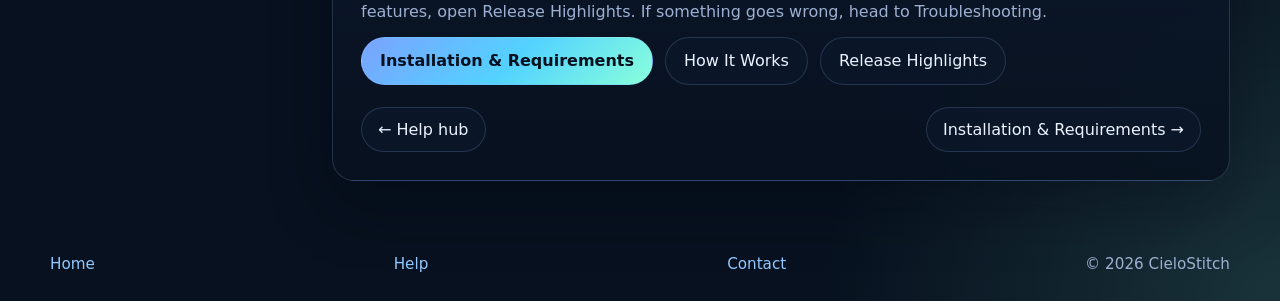
<file: help/getting-started.html>
<!DOCTYPE html>
<html lang="en">
  <head>
    <meta charset="UTF-8" />
    <meta name="viewport" content="width=device-width, initial-scale=1.0" />
    <title>Getting Started with CieloStitch | How to Stitch Overlapping Image Panels</title>
    <meta
      name="description"
      content="Learn how to use CieloStitch to stitch overlapping image panels for solar, lunar, astrophotography, and terrestrial mosaics with a practical desktop workflow."
    />
    <link rel="canonical" href="https://cielostitch.com/help/getting-started.html" />
    <link
      href="https://api.fontshare.com/v2/css?f[]=satoshi@400,500,700,900&display=swap"
      rel="stylesheet"
    />
    <link rel="stylesheet" href="../styles/base.css" />
    <link rel="stylesheet" href="../styles/layout.css" />
    <link rel="stylesheet" href="../styles/components.css" />
    <link rel="stylesheet" href="../styles/help.css" />
    <script defer src="../scripts/main.js"></script>
  </head>
  <body class="docs-page">
    <div class="page-shell">
      <header class="site-header">
        <a class="brand" href="../index.html" aria-label="CieloStitch home">
          <img src="../assets/cielostitch_256.png" alt="" width="48" height="48" />
          <span class="brand-copy">
            <strong>CieloStitch</strong>
            <span>Astronomical &amp; Terrestrial mosaic stitching</span>
          </span>
        </a>
        <div class="header-actions">
          <a class="button button--ghost" href="../index.html">Home</a>
          <a class="button button--ghost" href="index.html">Help</a>
          <a class="button button--ghost" href="../articles/index.html">Articles</a>
          <button class="theme-toggle" type="button" aria-label="Toggle dark mode" aria-pressed="false">
            <span class="theme-toggle__icon" aria-hidden="true">◐</span>
            <span>Theme</span>
          </button>
        </div>
      </header>

      <main class="docs-main">
        <section class="section">
          <div class="docs-hero card">
            <p class="eyebrow">Guide</p>
            <h1>Getting Started with CieloStitch</h1>
            <p>
              If you have a set of overlapping panels and want to turn them into one mosaic, this page will help you
              get to a solid first result without getting lost in advanced settings.
            </p>
            <div class="docs-meta">
              <span>Start here if you are new</span>
              <span>Focused on the desktop app</span>
            </div>
          </div>
        </section>

        <section class="section docs-grid">
          <aside class="docs-sidebar">
            <div class="card docs-aside">
              <p class="eyebrow">In this guide</p>
              <nav class="docs-nav" aria-label="Getting Started navigation">
                <span class="is-current">Getting Started</span>
                <a href="installation.html">Installation &amp; Requirements</a>
                <a href="workflow.html">How It Works</a>
                <a href="troubleshooting.html">Troubleshooting</a>
                <a href="release-highlights.html">Release Highlights</a>
                <a href="glossary.html">Glossary</a>
              </nav>
            </div>
          </aside>

          <div class="docs-content">
            <article class="card docs-article">
              <section>
                <h2>What CieloStitch is for</h2>
                <p>
                  CieloStitch helps you combine overlapping images into one larger scene. It is especially useful for
                  solar and lunar mosaics, but it can also work well for terrestrial or nightscape captures when the
                  panels are consistent.
                </p>
              </section>

              <section>
                <h2>Who it is for</h2>
                <p>
                  This workflow is a good fit if you prefer a desktop interface, have a group of overlapping images,
                  and want to build a single stitched result without scripting the process yourself.
                </p>
              </section>

              <section>
                <h2>What you need before you begin</h2>
                <ul>
                  <li><strong>Overlapping panels:</strong> Neighboring images need enough shared detail to match reliably.</li>
                  <li><strong>Consistent captures:</strong> Similar focus, scale, orientation, and exposure make stitching easier.</li>
                  <li><strong>Enough memory:</strong> Larger mosaics are easier to handle on systems with more RAM and fast storage.</li>
                  <li><strong>A small first test:</strong> Start with a manageable panel set before trying a very large mosaic.</li>
                </ul>
              </section>

              <section>
                <h2>Your first mosaic in a few steps</h2>
                <ol>
                  <li>Open CieloStitch and load the image panels that belong to one mosaic.</li>
                  <li>Pick an engine: <strong>Auto</strong> for the safest default, <strong>Simple</strong> for a lightweight quick stitch, or <strong>Cielo</strong> for the full custom pipeline.</li>
                  <li>Check that the panels look consistent and cover the same subject area.</li>
                  <li>Choose the profile and basic settings that match your subject and capture style.</li>
                  <li>Run the stitch and inspect the result for missing areas, visible seams, or bad alignment.</li>
                  <li>Make small adjustments if needed, then export when the result looks coherent.</li>
                </ol>
              </section>

              <section>
                <h2>A practical first baseline</h2>
                <ul>
                  <li><strong>Start with Auto engine</strong> if you are unsure. It tries the Simple engine first and can fall back to the full Cielo pipeline.</li>
                  <li><strong>Use Resolve</strong> before you start making manual tweaks.</li>
                  <li><strong>Use cylindrical projection</strong> only for wide horizontal sweeps such as landscapes or Milky Way arches.</li>
                  <li><strong>Try Homography or APAP</strong> only if simpler alignment models are too rigid for the scene.</li>
                </ul>
              </section>

              <section>
                <h2>What to check before stitching</h2>
                <ul>
                  <li><strong>Coverage:</strong> Do your panels cover the full scene you want to stitch?</li>
                  <li><strong>Overlap:</strong> Does each panel share enough detail with the next one?</li>
                  <li><strong>Consistency:</strong> Are the panels similar enough in orientation and capture conditions?</li>
                  <li><strong>Source quality:</strong> If the input data is weak, no setting can fully rescue it.</li>
                </ul>
              </section>

              <section>
                <h2>Where to go next</h2>
                <p>
                  If you need platform or hardware guidance, open Installation &amp; Requirements. If you want to
                  understand why some data stitches well and some does not, open How It Works. If you want a quick
                  tour of newer features, open Release Highlights. If something goes wrong, head to Troubleshooting.
                </p>
                <div class="docs-links">
                  <a class="button button--primary" href="installation.html">Installation &amp; Requirements</a>
                  <a class="button button--secondary" href="workflow.html">How It Works</a>
                  <a class="button button--ghost" href="release-highlights.html">Release Highlights</a>
                </div>
              </section>

              <nav class="docs-pager" aria-label="Page navigation">
                <a href="index.html">← Help hub</a>
                <a href="installation.html">Installation &amp; Requirements →</a>
              </nav>
            </article>
          </div>
        </section>
      </main>

      <footer class="site-footer">
        <a href="../index.html">Home</a>
        <a href="index.html">Help</a>
        <span><a href="mailto:hello@cielostitch.com" target="_blank" >Contact</a></span>
        <span>© 2026 CieloStitch</span>
      </footer>
    </div>
  </body>
</html>
</file>
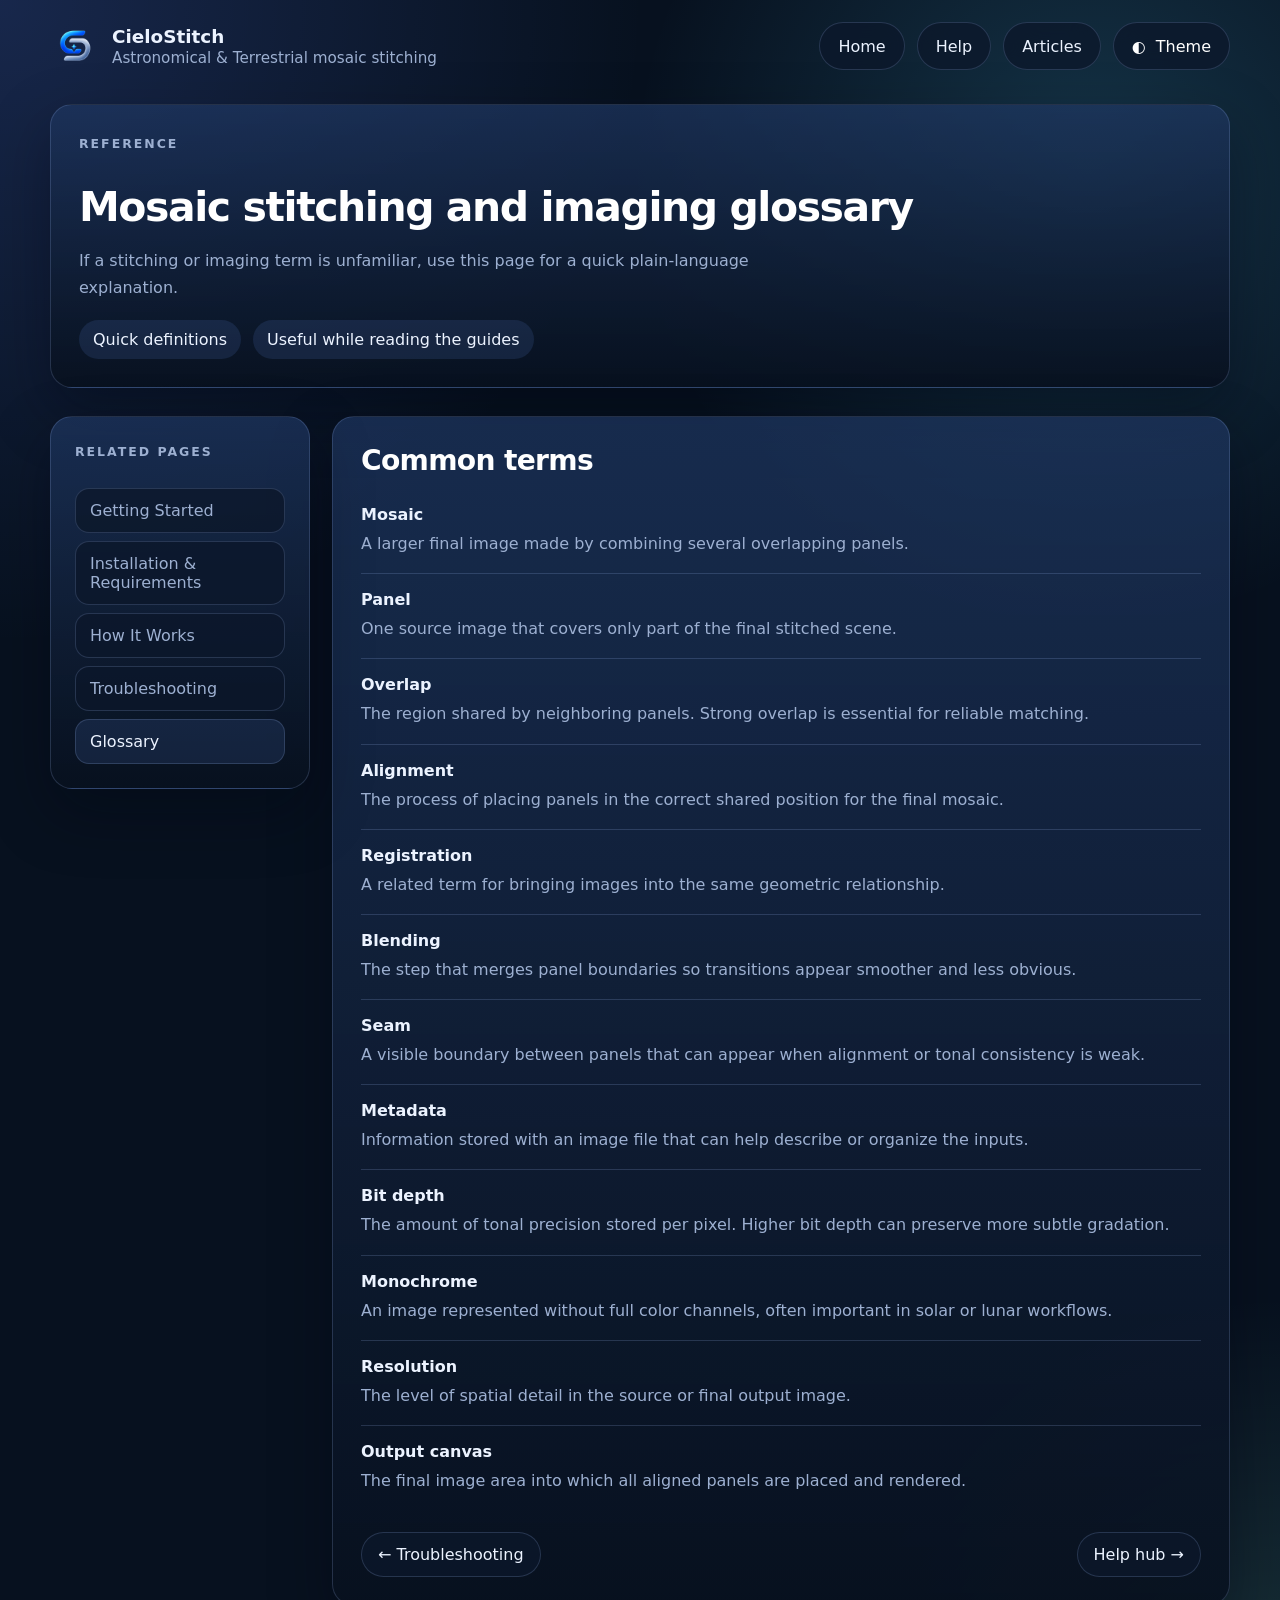
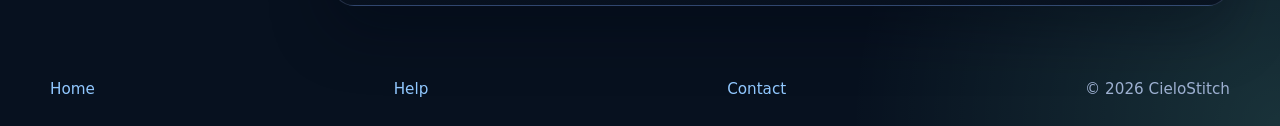
<file: help/glossary.html>
<!DOCTYPE html>
<html lang="en">
  <head>
    <meta charset="UTF-8" />
    <meta name="viewport" content="width=device-width, initial-scale=1.0" />
    <title>CieloStitch Glossary | Mosaic Stitching and Imaging Terms</title>
    <meta
      name="description"
      content="Definitions for common mosaic stitching and imaging terms such as overlap, alignment, registration, seams, metadata, monochrome, and bit depth."
    />
    <link rel="canonical" href="https://cielostitch.com/help/glossary.html" />
    <link
      href="https://api.fontshare.com/v2/css?f[]=satoshi@400,500,700,900&display=swap"
      rel="stylesheet"
    />
    <link rel="stylesheet" href="../styles/base.css" />
    <link rel="stylesheet" href="../styles/layout.css" />
    <link rel="stylesheet" href="../styles/components.css" />
    <link rel="stylesheet" href="../styles/help.css" />
    <script defer src="../scripts/main.js"></script>
  </head>
  <body class="docs-page">
    <div class="page-shell">
      <header class="site-header">
        <a class="brand" href="../index.html" aria-label="CieloStitch home">
          <img src="../assets/cielostitch_256.png" alt="" width="48" height="48" />
          <span class="brand-copy">
            <strong>CieloStitch</strong>
            <span>Astronomical &amp; Terrestrial mosaic stitching</span>
          </span>
        </a>
        <div class="header-actions">
          <a class="button button--ghost" href="../index.html">Home</a>
          <a class="button button--ghost" href="index.html">Help</a>
          <a class="button button--ghost" href="../articles/index.html">Articles</a>
          <button class="theme-toggle" type="button" aria-label="Toggle dark mode" aria-pressed="false">
            <span class="theme-toggle__icon" aria-hidden="true">◐</span>
            <span>Theme</span>
          </button>
        </div>
      </header>

      <main class="docs-main">
        <section class="section">
          <div class="docs-hero card">
            <p class="eyebrow">Reference</p>
            <h1>Mosaic stitching and imaging glossary</h1>
            <p>
              If a stitching or imaging term is unfamiliar, use this page for a quick plain-language explanation.
            </p>
            <div class="docs-meta">
              <span>Quick definitions</span>
              <span>Useful while reading the guides</span>
            </div>
          </div>
        </section>

        <section class="section docs-grid">
          <aside class="docs-sidebar">
            <div class="card docs-aside">
              <p class="eyebrow">Related pages</p>
              <nav class="docs-nav" aria-label="Glossary navigation">
                <a href="getting-started.html">Getting Started</a>
                <a href="installation.html">Installation &amp; Requirements</a>
                <a href="workflow.html">How It Works</a>
                <a href="troubleshooting.html">Troubleshooting</a>
                <span class="is-current">Glossary</span>
              </nav>
            </div>
          </aside>

          <div class="docs-content">
            <article class="card docs-article">
              <section>
                <h2>Common terms</h2>
                <dl class="term-list">
                  <div>
                    <dt>Mosaic</dt>
                    <dd>A larger final image made by combining several overlapping panels.</dd>
                  </div>
                  <div>
                    <dt>Panel</dt>
                    <dd>One source image that covers only part of the final stitched scene.</dd>
                  </div>
                  <div>
                    <dt>Overlap</dt>
                    <dd>The region shared by neighboring panels. Strong overlap is essential for reliable matching.</dd>
                  </div>
                  <div>
                    <dt>Alignment</dt>
                    <dd>The process of placing panels in the correct shared position for the final mosaic.</dd>
                  </div>
                  <div>
                    <dt>Registration</dt>
                    <dd>A related term for bringing images into the same geometric relationship.</dd>
                  </div>
                  <div>
                    <dt>Blending</dt>
                    <dd>The step that merges panel boundaries so transitions appear smoother and less obvious.</dd>
                  </div>
                  <div>
                    <dt>Seam</dt>
                    <dd>A visible boundary between panels that can appear when alignment or tonal consistency is weak.</dd>
                  </div>
                  <div>
                    <dt>Metadata</dt>
                    <dd>Information stored with an image file that can help describe or organize the inputs.</dd>
                  </div>
                  <div>
                    <dt>Bit depth</dt>
                    <dd>The amount of tonal precision stored per pixel. Higher bit depth can preserve more subtle gradation.</dd>
                  </div>
                  <div>
                    <dt>Monochrome</dt>
                    <dd>An image represented without full color channels, often important in solar or lunar workflows.</dd>
                  </div>
                  <div>
                    <dt>Resolution</dt>
                    <dd>The level of spatial detail in the source or final output image.</dd>
                  </div>
                  <div>
                    <dt>Output canvas</dt>
                    <dd>The final image area into which all aligned panels are placed and rendered.</dd>
                  </div>
                </dl>
              </section>

              <nav class="docs-pager" aria-label="Page navigation">
                <a href="troubleshooting.html">← Troubleshooting</a>
                <a href="index.html">Help hub →</a>
              </nav>
            </article>
          </div>
        </section>
      </main>

      <footer class="site-footer">
        <a href="../index.html">Home</a>
        <a href="index.html">Help</a>
        <span><a href="mailto:hello@cielostitch.com" target="_blank" >Contact</a></span>
        <span>© 2026 CieloStitch</span>
      </footer>
    </div>
  </body>
</html>
</file>
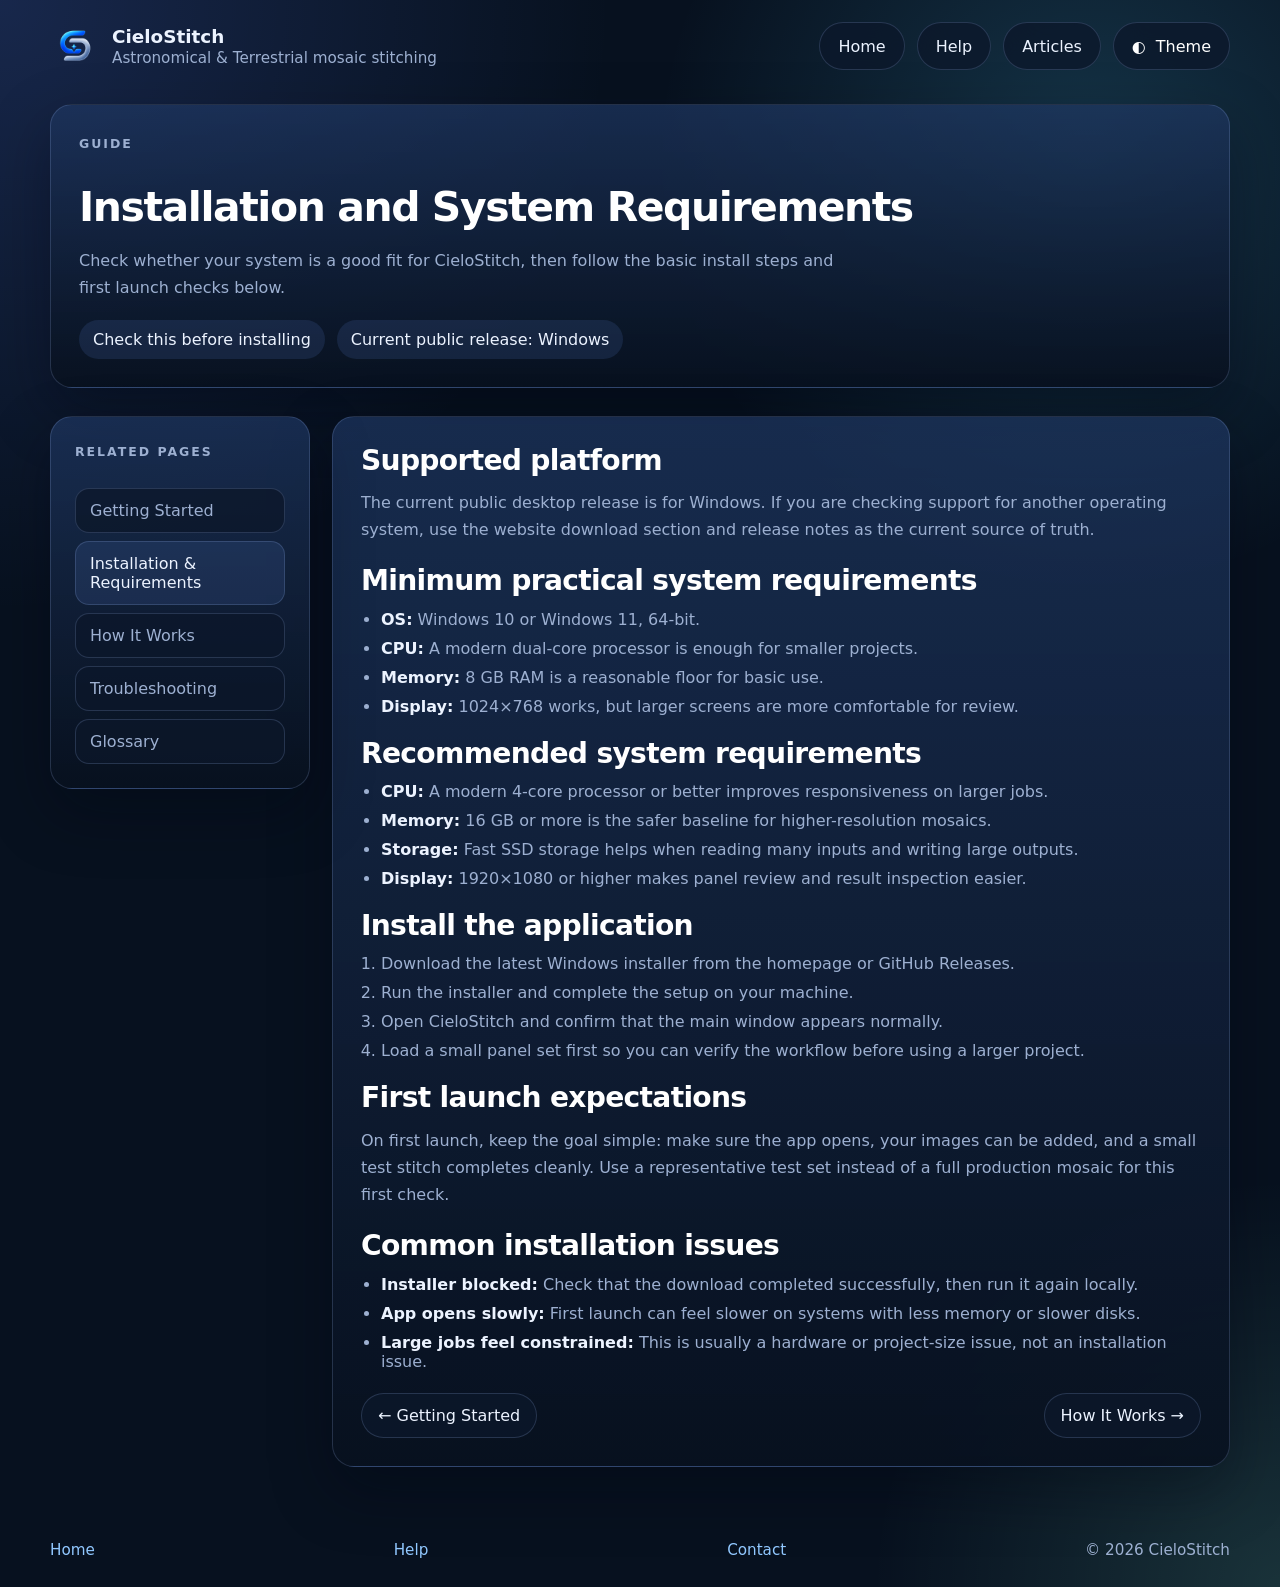
<file: help/installation.html>
<!DOCTYPE html>
<html lang="en">
  <head>
    <meta charset="UTF-8" />
    <meta name="viewport" content="width=device-width, initial-scale=1.0" />
    <title>CieloStitch Installation and System Requirements | Windows Mosaic Stitching App</title>
    <meta
      name="description"
      content="Check CieloStitch Windows support, system requirements, installation steps, and first-run guidance for desktop mosaic stitching workflows."
    />
    <link rel="canonical" href="https://cielostitch.com/help/installation.html" />
    <link
      href="https://api.fontshare.com/v2/css?f[]=satoshi@400,500,700,900&display=swap"
      rel="stylesheet"
    />
    <link rel="stylesheet" href="../styles/base.css" />
    <link rel="stylesheet" href="../styles/layout.css" />
    <link rel="stylesheet" href="../styles/components.css" />
    <link rel="stylesheet" href="../styles/help.css" />
    <script defer src="../scripts/main.js"></script>
  </head>
  <body class="docs-page">
    <div class="page-shell">
      <header class="site-header">
        <a class="brand" href="../index.html" aria-label="CieloStitch home">
          <img src="../assets/cielostitch_256.png" alt="" width="48" height="48" />
          <span class="brand-copy">
            <strong>CieloStitch</strong>
            <span>Astronomical &amp; Terrestrial mosaic stitching</span>
          </span>
        </a>
        <div class="header-actions">
          <a class="button button--ghost" href="../index.html">Home</a>
          <a class="button button--ghost" href="index.html">Help</a>
          <a class="button button--ghost" href="../articles/index.html">Articles</a>
          <button class="theme-toggle" type="button" aria-label="Toggle dark mode" aria-pressed="false">
            <span class="theme-toggle__icon" aria-hidden="true">◐</span>
            <span>Theme</span>
          </button>
        </div>
      </header>

      <main class="docs-main">
        <section class="section">
          <div class="docs-hero card">
            <p class="eyebrow">Guide</p>
            <h1>Installation and System Requirements</h1>
            <p>
              Check whether your system is a good fit for CieloStitch, then follow the basic install steps and first
              launch checks below.
            </p>
            <div class="docs-meta">
              <span>Check this before installing</span>
              <span>Current public release: Windows</span>
            </div>
          </div>
        </section>

        <section class="section docs-grid">
          <aside class="docs-sidebar">
            <div class="card docs-aside">
              <p class="eyebrow">Related pages</p>
              <nav class="docs-nav" aria-label="Installation navigation">
                <a href="getting-started.html">Getting Started</a>
                <span class="is-current">Installation &amp; Requirements</span>
                <a href="workflow.html">How It Works</a>
                <a href="troubleshooting.html">Troubleshooting</a>
                <a href="glossary.html">Glossary</a>
              </nav>
            </div>
          </aside>

          <div class="docs-content">
            <article class="card docs-article">
              <section>
                <h2>Supported platform</h2>
                <p>
                  The current public desktop release is for Windows. If you are checking support for another operating
                  system, use the website download section and release notes as the current source of truth.
                </p>
              </section>

              <section>
                <h2>Minimum practical system requirements</h2>
                <ul>
                  <li><strong>OS:</strong> Windows 10 or Windows 11, 64-bit.</li>
                  <li><strong>CPU:</strong> A modern dual-core processor is enough for smaller projects.</li>
                  <li><strong>Memory:</strong> 8 GB RAM is a reasonable floor for basic use.</li>
                  <li><strong>Display:</strong> 1024×768 works, but larger screens are more comfortable for review.</li>
                </ul>
              </section>

              <section>
                <h2>Recommended system requirements</h2>
                <ul>
                  <li><strong>CPU:</strong> A modern 4-core processor or better improves responsiveness on larger jobs.</li>
                  <li><strong>Memory:</strong> 16 GB or more is the safer baseline for higher-resolution mosaics.</li>
                  <li><strong>Storage:</strong> Fast SSD storage helps when reading many inputs and writing large outputs.</li>
                  <li><strong>Display:</strong> 1920×1080 or higher makes panel review and result inspection easier.</li>
                </ul>
              </section>

              <section>
                <h2>Install the application</h2>
                <ol>
                  <li>Download the latest Windows installer from the homepage or GitHub Releases.</li>
                  <li>Run the installer and complete the setup on your machine.</li>
                  <li>Open CieloStitch and confirm that the main window appears normally.</li>
                  <li>Load a small panel set first so you can verify the workflow before using a larger project.</li>
                </ol>
              </section>

              <section>
                <h2>First launch expectations</h2>
                <p>
                  On first launch, keep the goal simple: make sure the app opens, your images can be added, and a
                  small test stitch completes cleanly. Use a representative test set instead of a full production
                  mosaic for this first check.
                </p>
              </section>

              <section>
                <h2>Common installation issues</h2>
                <ul>
                  <li><strong>Installer blocked:</strong> Check that the download completed successfully, then run it again locally.</li>
                  <li><strong>App opens slowly:</strong> First launch can feel slower on systems with less memory or slower disks.</li>
                  <li><strong>Large jobs feel constrained:</strong> This is usually a hardware or project-size issue, not an installation issue.</li>
                </ul>
              </section>

              <nav class="docs-pager" aria-label="Page navigation">
                <a href="getting-started.html">← Getting Started</a>
                <a href="workflow.html">How It Works →</a>
              </nav>
            </article>
          </div>
        </section>
      </main>

      <footer class="site-footer">
        <a href="../index.html">Home</a>
        <a href="index.html">Help</a>
        <span><a href="mailto:hello@cielostitch.com" target="_blank" >Contact</a></span>
        <span>© 2026 CieloStitch</span>
      </footer>
    </div>
  </body>
</html>
</file>
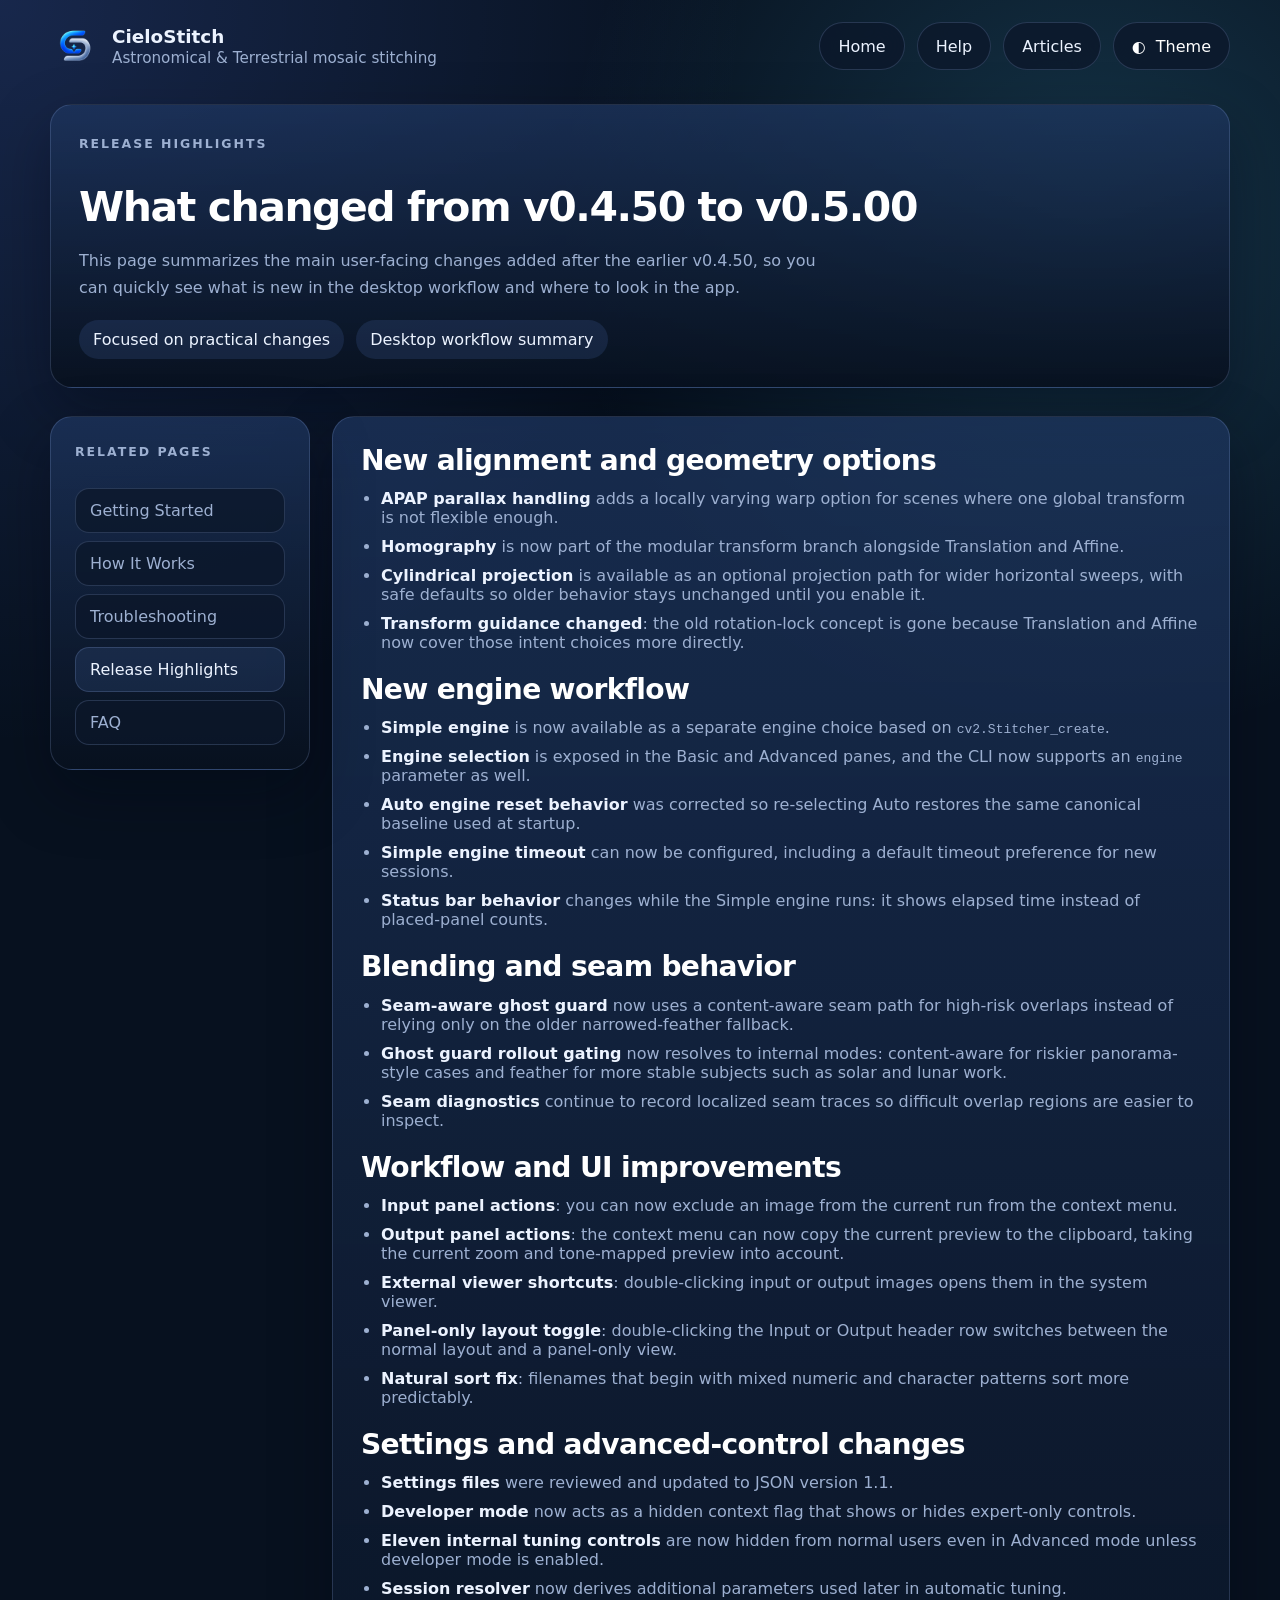
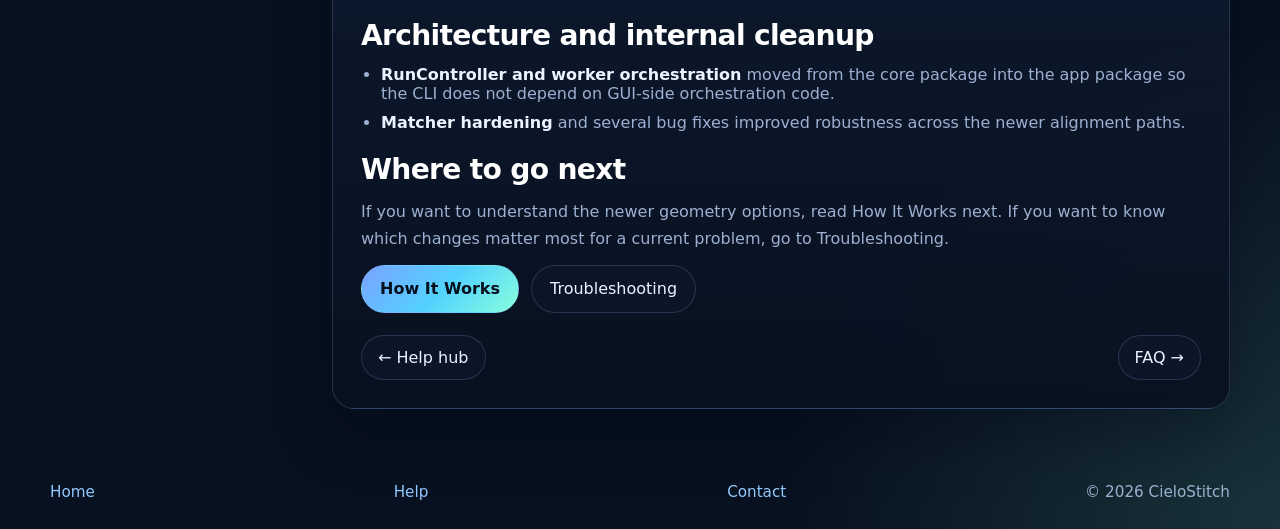
<file: help/release-highlights.html>
<!DOCTYPE html>
<html lang="en">
  <head>
    <meta charset="UTF-8" />
    <meta name="viewport" content="width=device-width, initial-scale=1.0" />
    <title>CieloStitch Release Highlights | v0.4.50 to v0.5.00</title>
    <meta
      name="description"
      content="Review the main user-facing changes added in CieloStitch v0.4.50 through v0.5.00, including APAP, the Simple engine, new panel actions, and updated stitching controls."
    />
    <link rel="canonical" href="https://cielostitch.com/help/release-highlights.html" />
    <link
      href="https://api.fontshare.com/v2/css?f[]=satoshi@400,500,700,900&display=swap"
      rel="stylesheet"
    />
    <link rel="stylesheet" href="../styles/base.css" />
    <link rel="stylesheet" href="../styles/layout.css" />
    <link rel="stylesheet" href="../styles/components.css" />
    <link rel="stylesheet" href="../styles/help.css" />
    <script defer src="../scripts/main.js"></script>
  </head>
  <body class="docs-page">
    <div class="page-shell">
      <header class="site-header">
        <a class="brand" href="../index.html" aria-label="CieloStitch home">
          <img src="../assets/cielostitch_256.png" alt="" width="48" height="48" />
          <span class="brand-copy">
            <strong>CieloStitch</strong>
            <span>Astronomical &amp; Terrestrial mosaic stitching</span>
          </span>
        </a>
        <div class="header-actions">
          <a class="button button--ghost" href="../index.html">Home</a>
          <a class="button button--ghost" href="index.html">Help</a>
          <a class="button button--ghost" href="../articles/index.html">Articles</a>
          <button class="theme-toggle" type="button" aria-label="Toggle dark mode" aria-pressed="false">
            <span class="theme-toggle__icon" aria-hidden="true">◐</span>
            <span>Theme</span>
          </button>
        </div>
      </header>

      <main class="docs-main">
        <section class="section">
          <div class="docs-hero card">
            <p class="eyebrow">Release Highlights</p>
            <h1>What changed from v0.4.50 to v0.5.00</h1>
            <p>
              This page summarizes the main user-facing changes added after the earlier v0.4.50,
              so you can quickly see what is new in the desktop workflow and where to look in the app.
            </p>
            <div class="docs-meta">
              <span>Focused on practical changes</span>
              <span>Desktop workflow summary</span>
            </div>
          </div>
        </section>

        <section class="section docs-grid">
          <aside class="docs-sidebar">
            <div class="card docs-aside">
              <p class="eyebrow">Related pages</p>
              <nav class="docs-nav" aria-label="Release highlights navigation">
                <a href="getting-started.html">Getting Started</a>
                <a href="workflow.html">How It Works</a>
                <a href="troubleshooting.html">Troubleshooting</a>
                <span class="is-current">Release Highlights</span>
                <a href="faq.html">FAQ</a>
              </nav>
            </div>
          </aside>

          <div class="docs-content">
            <article class="card docs-article">
              <section>
                <h2>New alignment and geometry options</h2>
                <ul>
                  <li><strong>APAP parallax handling</strong> adds a locally varying warp option for scenes where one global transform is not flexible enough.</li>
                  <li><strong>Homography</strong> is now part of the modular transform branch alongside Translation and Affine.</li>
                  <li><strong>Cylindrical projection</strong> is available as an optional projection path for wider horizontal sweeps, with safe defaults so older behavior stays unchanged until you enable it.</li>
                  <li><strong>Transform guidance changed</strong>: the old rotation-lock concept is gone because Translation and Affine now cover those intent choices more directly.</li>
                </ul>
              </section>

              <section>
                <h2>New engine workflow</h2>
                <ul>
                  <li><strong>Simple engine</strong> is now available as a separate engine choice based on <code>cv2.Stitcher_create</code>.</li>
                  <li><strong>Engine selection</strong> is exposed in the Basic and Advanced panes, and the CLI now supports an <code>engine</code> parameter as well.</li>
                  <li><strong>Auto engine reset behavior</strong> was corrected so re-selecting Auto restores the same canonical baseline used at startup.</li>
                  <li><strong>Simple engine timeout</strong> can now be configured, including a default timeout preference for new sessions.</li>
                  <li><strong>Status bar behavior</strong> changes while the Simple engine runs: it shows elapsed time instead of placed-panel counts.</li>
                </ul>
              </section>

              <section>
                <h2>Blending and seam behavior</h2>
                <ul>
                  <li><strong>Seam-aware ghost guard</strong> now uses a content-aware seam path for high-risk overlaps instead of relying only on the older narrowed-feather fallback.</li>
                  <li><strong>Ghost guard rollout gating</strong> now resolves to internal modes: content-aware for riskier panorama-style cases and feather for more stable subjects such as solar and lunar work.</li>
                  <li><strong>Seam diagnostics</strong> continue to record localized seam traces so difficult overlap regions are easier to inspect.</li>
                </ul>
              </section>

              <section>
                <h2>Workflow and UI improvements</h2>
                <ul>
                  <li><strong>Input panel actions</strong>: you can now exclude an image from the current run from the context menu.</li>
                  <li><strong>Output panel actions</strong>: the context menu can now copy the current preview to the clipboard, taking the current zoom and tone-mapped preview into account.</li>
                  <li><strong>External viewer shortcuts</strong>: double-clicking input or output images opens them in the system viewer.</li>
                  <li><strong>Panel-only layout toggle</strong>: double-clicking the Input or Output header row switches between the normal layout and a panel-only view.</li>
                  <li><strong>Natural sort fix</strong>: filenames that begin with mixed numeric and character patterns sort more predictably.</li>
                </ul>
              </section>

              <section>
                <h2>Settings and advanced-control changes</h2>
                <ul>
                  <li><strong>Settings files</strong> were reviewed and updated to JSON version 1.1.</li>
                  <li><strong>Developer mode</strong> now acts as a hidden context flag that shows or hides expert-only controls.</li>
                  <li><strong>Eleven internal tuning controls</strong> are now hidden from normal users even in Advanced mode unless developer mode is enabled.</li>
                  <li><strong>Session resolver</strong> now derives additional parameters used later in automatic tuning.</li>
                </ul>
              </section>

              <section>
                <h2>Architecture and internal cleanup</h2>
                <ul>
                  <li><strong>RunController and worker orchestration</strong> moved from the core package into the app package so the CLI does not depend on GUI-side orchestration code.</li>
                  <li><strong>Matcher hardening</strong> and several bug fixes improved robustness across the newer alignment paths.</li>
                </ul>
              </section>

              <section>
                <h2>Where to go next</h2>
                <p>
                  If you want to understand the newer geometry options, read How It Works next. If you want to know which changes matter most for a current problem, go to Troubleshooting.
                </p>
                <div class="docs-links">
                  <a class="button button--primary" href="workflow.html">How It Works</a>
                  <a class="button button--secondary" href="troubleshooting.html">Troubleshooting</a>
                </div>
              </section>

              <nav class="docs-pager" aria-label="Page navigation">
                <a href="index.html">← Help hub</a>
                <a href="faq.html">FAQ →</a>
              </nav>
            </article>
          </div>
        </section>
      </main>

      <footer class="site-footer">
        <a href="../index.html">Home</a>
        <a href="index.html">Help</a>
        <span><a href="mailto:hello@cielostitch.com" target="_blank" >Contact</a></span>
        <span>© 2026 CieloStitch</span>
      </footer>
    </div>
  </body>
</html>
</file>
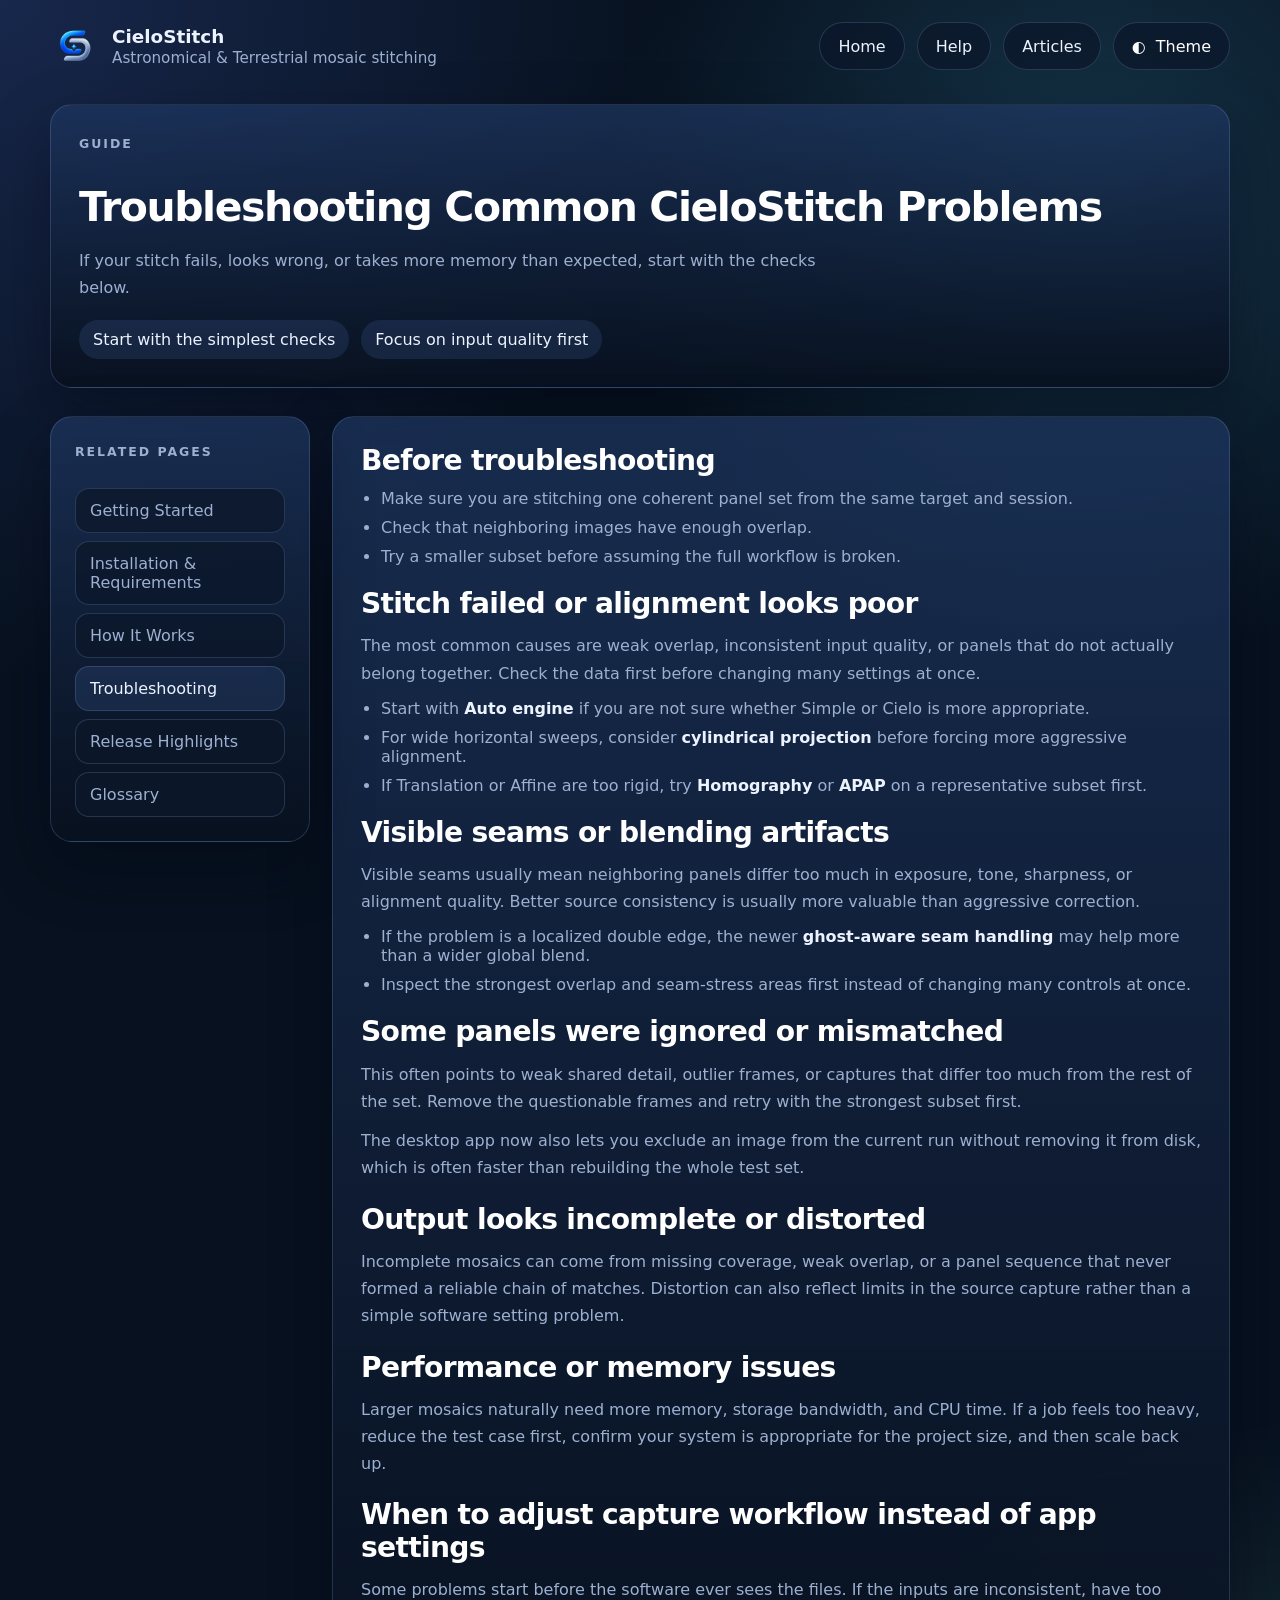
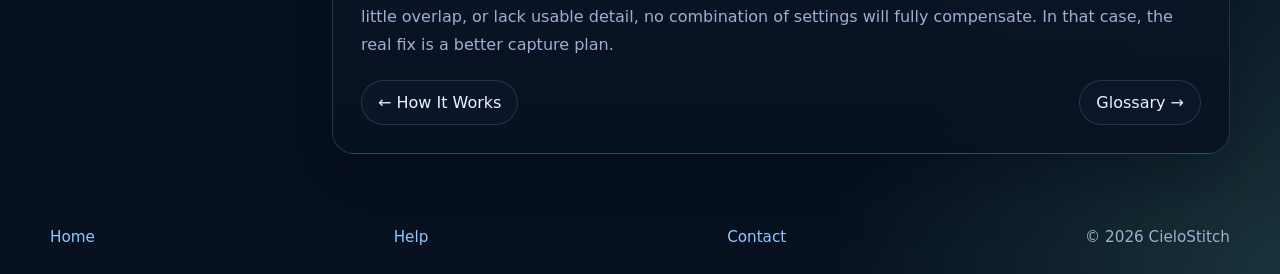
<file: help/troubleshooting.html>
<!DOCTYPE html>
<html lang="en">
  <head>
    <meta charset="UTF-8" />
    <meta name="viewport" content="width=device-width, initial-scale=1.0" />
    <title>CieloStitch Troubleshooting | Fix Alignment, Seams, and Panel Matching</title>
    <meta
      name="description"
      content="Fix common CieloStitch problems such as bad alignment, visible seams, ignored panels, incomplete mosaics, and heavy memory use during stitching."
    />
    <link rel="canonical" href="https://cielostitch.com/help/troubleshooting.html" />
    <link
      href="https://api.fontshare.com/v2/css?f[]=satoshi@400,500,700,900&display=swap"
      rel="stylesheet"
    />
    <link rel="stylesheet" href="../styles/base.css" />
    <link rel="stylesheet" href="../styles/layout.css" />
    <link rel="stylesheet" href="../styles/components.css" />
    <link rel="stylesheet" href="../styles/help.css" />
    <script defer src="../scripts/main.js"></script>
  </head>
  <body class="docs-page">
    <div class="page-shell">
      <header class="site-header">
        <a class="brand" href="../index.html" aria-label="CieloStitch home">
          <img src="../assets/cielostitch_256.png" alt="" width="48" height="48" />
          <span class="brand-copy">
            <strong>CieloStitch</strong>
            <span>Astronomical &amp; Terrestrial mosaic stitching</span>
          </span>
        </a>
        <div class="header-actions">
          <a class="button button--ghost" href="../index.html">Home</a>
          <a class="button button--ghost" href="index.html">Help</a>
          <a class="button button--ghost" href="../articles/index.html">Articles</a>
          <button class="theme-toggle" type="button" aria-label="Toggle dark mode" aria-pressed="false">
            <span class="theme-toggle__icon" aria-hidden="true">◐</span>
            <span>Theme</span>
          </button>
        </div>
      </header>

      <main class="docs-main">
        <section class="section">
          <div class="docs-hero card">
            <p class="eyebrow">Guide</p>
            <h1>Troubleshooting Common CieloStitch Problems</h1>
            <p>
              If your stitch fails, looks wrong, or takes more memory than expected, start with the checks below.
            </p>
            <div class="docs-meta">
              <span>Start with the simplest checks</span>
              <span>Focus on input quality first</span>
            </div>
          </div>
        </section>

        <section class="section docs-grid">
          <aside class="docs-sidebar">
            <div class="card docs-aside">
              <p class="eyebrow">Related pages</p>
              <nav class="docs-nav" aria-label="Troubleshooting navigation">
                <a href="getting-started.html">Getting Started</a>
                <a href="installation.html">Installation &amp; Requirements</a>
                <a href="workflow.html">How It Works</a>
                <span class="is-current">Troubleshooting</span>
                <a href="release-highlights.html">Release Highlights</a>
                <a href="glossary.html">Glossary</a>
              </nav>
            </div>
          </aside>

          <div class="docs-content">
            <article class="card docs-article">
              <section>
                <h2>Before troubleshooting</h2>
                <ul>
                  <li>Make sure you are stitching one coherent panel set from the same target and session.</li>
                  <li>Check that neighboring images have enough overlap.</li>
                  <li>Try a smaller subset before assuming the full workflow is broken.</li>
                </ul>
              </section>

              <section>
                <h2>Stitch failed or alignment looks poor</h2>
                <p>
                  The most common causes are weak overlap, inconsistent input quality, or panels that do not actually
                  belong together. Check the data first before changing many settings at once.
                </p>
                <ul>
                  <li>Start with <strong>Auto engine</strong> if you are not sure whether Simple or Cielo is more appropriate.</li>
                  <li>For wide horizontal sweeps, consider <strong>cylindrical projection</strong> before forcing more aggressive alignment.</li>
                  <li>If Translation or Affine are too rigid, try <strong>Homography</strong> or <strong>APAP</strong> on a representative subset first.</li>
                </ul>
              </section>

              <section>
                <h2>Visible seams or blending artifacts</h2>
                <p>
                  Visible seams usually mean neighboring panels differ too much in exposure, tone, sharpness, or
                  alignment quality. Better source consistency is usually more valuable than aggressive correction.
                </p>
                <ul>
                  <li>If the problem is a localized double edge, the newer <strong>ghost-aware seam handling</strong> may help more than a wider global blend.</li>
                  <li>Inspect the strongest overlap and seam-stress areas first instead of changing many controls at once.</li>
                </ul>
              </section>

              <section>
                <h2>Some panels were ignored or mismatched</h2>
                <p>
                  This often points to weak shared detail, outlier frames, or captures that differ too much from the
                  rest of the set. Remove the questionable frames and retry with the strongest subset first.
                </p>
                <p>
                  The desktop app now also lets you exclude an image from the current run without removing it from disk,
                  which is often faster than rebuilding the whole test set.
                </p>
              </section>

              <section>
                <h2>Output looks incomplete or distorted</h2>
                <p>
                  Incomplete mosaics can come from missing coverage, weak overlap, or a panel sequence that never
                  formed a reliable chain of matches. Distortion can also reflect limits in the source capture rather
                  than a simple software setting problem.
                </p>
              </section>

              <section>
                <h2>Performance or memory issues</h2>
                <p>
                  Larger mosaics naturally need more memory, storage bandwidth, and CPU time. If a job feels too
                  heavy, reduce the test case first, confirm your system is appropriate for the project size, and then
                  scale back up.
                </p>
              </section>

              <section>
                <h2>When to adjust capture workflow instead of app settings</h2>
                <p>
                  Some problems start before the software ever sees the files. If the inputs are inconsistent, have too
                  little overlap, or lack usable detail, no combination of settings will fully compensate. In that
                  case, the real fix is a better capture plan.
                </p>
              </section>

              <nav class="docs-pager" aria-label="Page navigation">
                <a href="workflow.html">← How It Works</a>
                <a href="glossary.html">Glossary →</a>
              </nav>
            </article>
          </div>
        </section>
      </main>

      <footer class="site-footer">
        <a href="../index.html">Home</a>
        <a href="index.html">Help</a>
        <span><a href="mailto:hello@cielostitch.com" target="_blank" >Contact</a></span>
        <span>© 2026 CieloStitch</span>
      </footer>
    </div>
  </body>
</html>
</file>
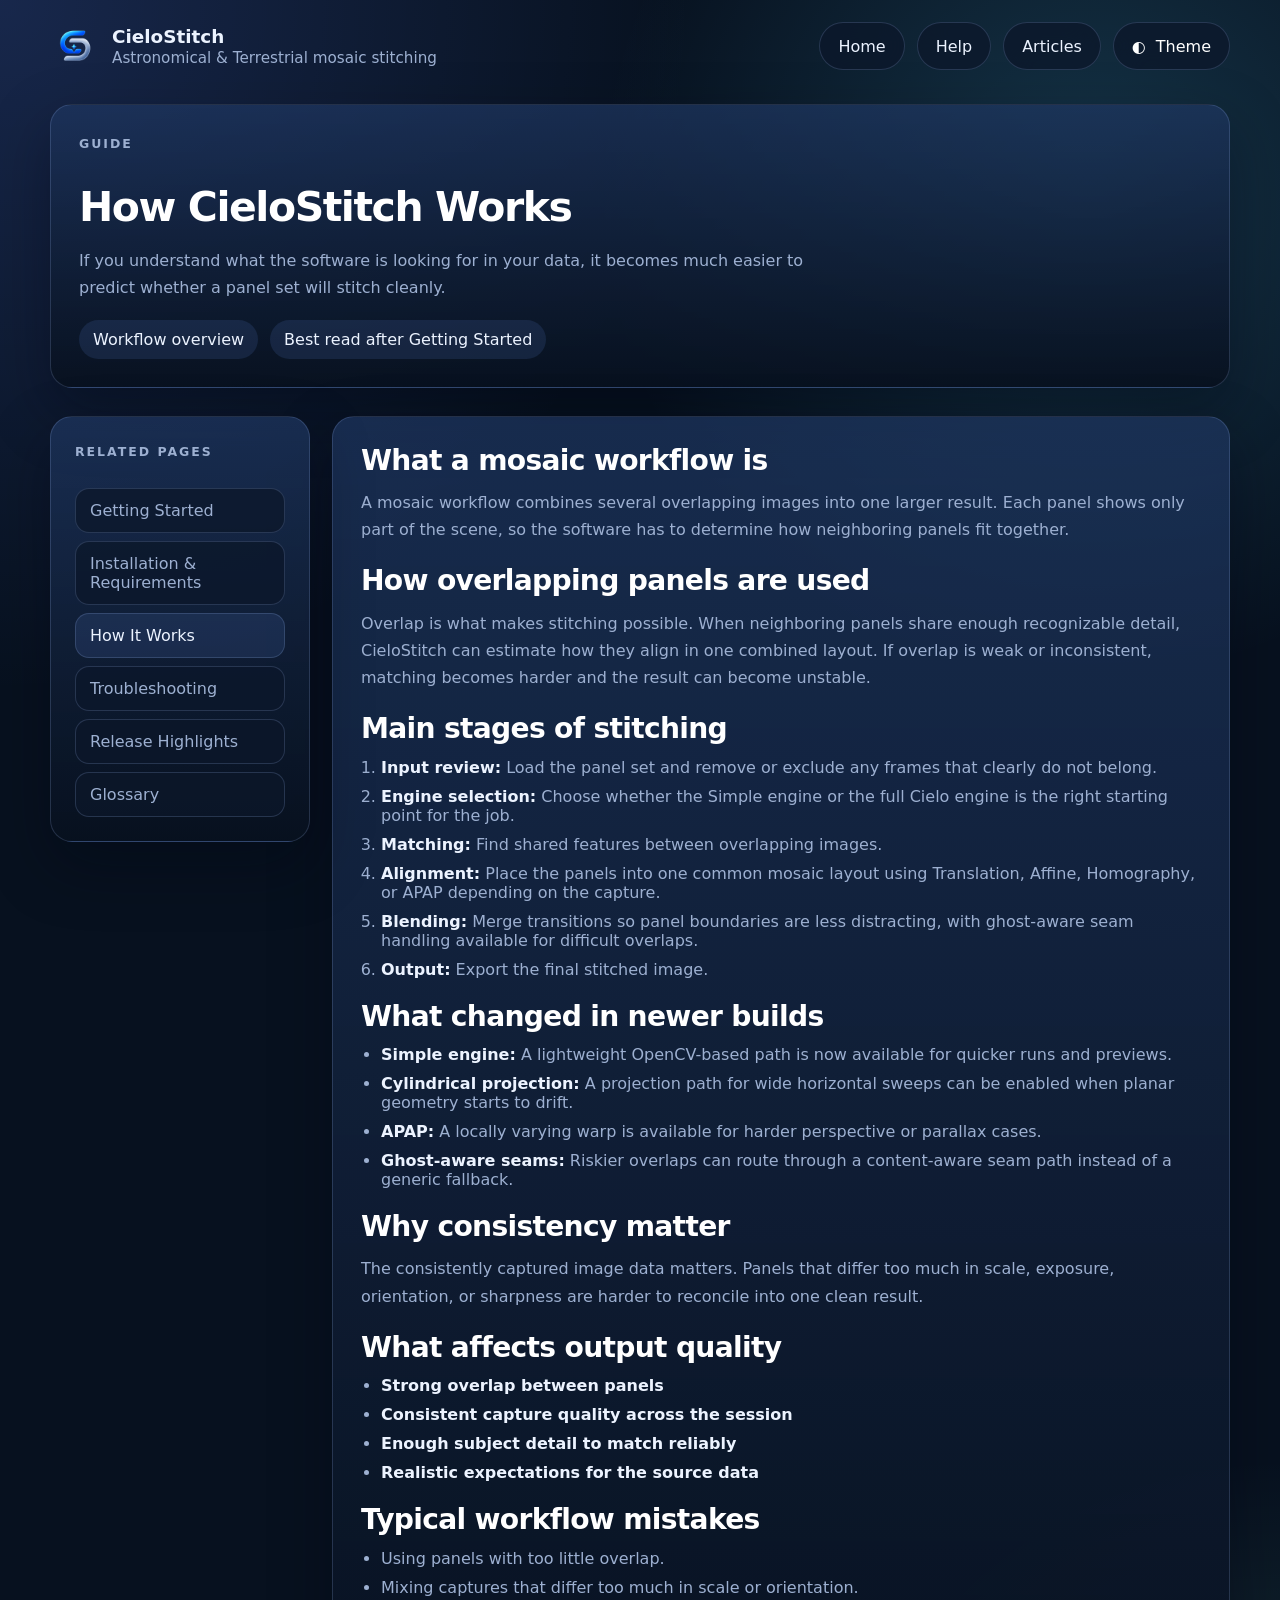
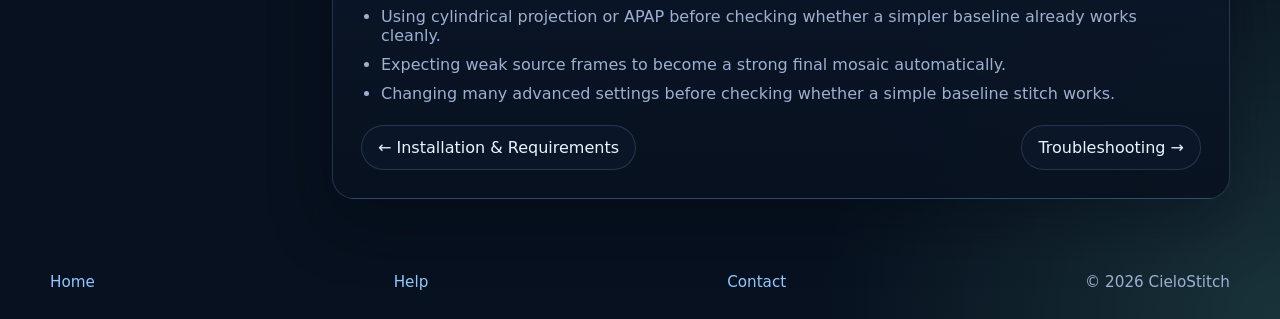
<file: help/workflow.html>
<!DOCTYPE html>
<html lang="en">
  <head>
    <meta charset="UTF-8" />
    <meta name="viewport" content="width=device-width, initial-scale=1.0" />
    <title>How CieloStitch Works | Mosaic Alignment, Overlap, and Blending</title>
    <meta
      name="description"
      content="Understand how CieloStitch uses panel overlap, image alignment, and blending to build solar, lunar, and astrophotography mosaics from overlapping captures."
    />
    <link rel="canonical" href="https://cielostitch.com/help/workflow.html" />
    <link
      href="https://api.fontshare.com/v2/css?f[]=satoshi@400,500,700,900&display=swap"
      rel="stylesheet"
    />
    <link rel="stylesheet" href="../styles/base.css" />
    <link rel="stylesheet" href="../styles/layout.css" />
    <link rel="stylesheet" href="../styles/components.css" />
    <link rel="stylesheet" href="../styles/help.css" />
    <script defer src="../scripts/main.js"></script>
  </head>
  <body class="docs-page">
    <div class="page-shell">
      <header class="site-header">
        <a class="brand" href="../index.html" aria-label="CieloStitch home">
          <img src="../assets/cielostitch_256.png" alt="" width="48" height="48" />
          <span class="brand-copy">
            <strong>CieloStitch</strong>
            <span>Astronomical &amp; Terrestrial mosaic stitching</span>
          </span>
        </a>
        <div class="header-actions">
          <a class="button button--ghost" href="../index.html">Home</a>
          <a class="button button--ghost" href="index.html">Help</a>
          <a class="button button--ghost" href="../articles/index.html">Articles</a>
          <button class="theme-toggle" type="button" aria-label="Toggle dark mode" aria-pressed="false">
            <span class="theme-toggle__icon" aria-hidden="true">◐</span>
            <span>Theme</span>
          </button>
        </div>
      </header>

      <main class="docs-main">
        <section class="section">
          <div class="docs-hero card">
            <p class="eyebrow">Guide</p>
            <h1>How CieloStitch Works</h1>
            <p>
              If you understand what the software is looking for in your data, it becomes much easier to predict
              whether a panel set will stitch cleanly.
            </p>
            <div class="docs-meta">
              <span>Workflow overview</span>
              <span>Best read after Getting Started</span>
            </div>
          </div>
        </section>

        <section class="section docs-grid">
          <aside class="docs-sidebar">
            <div class="card docs-aside">
              <p class="eyebrow">Related pages</p>
              <nav class="docs-nav" aria-label="Workflow navigation">
                <a href="getting-started.html">Getting Started</a>
                <a href="installation.html">Installation &amp; Requirements</a>
                <span class="is-current">How It Works</span>
                <a href="troubleshooting.html">Troubleshooting</a>
                <a href="release-highlights.html">Release Highlights</a>
                <a href="glossary.html">Glossary</a>
              </nav>
            </div>
          </aside>

          <div class="docs-content">
            <article class="card docs-article">
              <section>
                <h2>What a mosaic workflow is</h2>
                <p>
                  A mosaic workflow combines several overlapping images into one larger result. Each panel shows only
                  part of the scene, so the software has to determine how neighboring panels fit together.
                </p>
              </section>

              <section>
                <h2>How overlapping panels are used</h2>
                <p>
                  Overlap is what makes stitching possible. When neighboring panels share enough recognizable detail,
                  CieloStitch can estimate how they align in one combined layout. If overlap is weak or inconsistent,
                  matching becomes harder and the result can become unstable.
                </p>
              </section>

              <section>
                <h2>Main stages of stitching</h2>
                <ol>
                  <li><strong>Input review:</strong> Load the panel set and remove or exclude any frames that clearly do not belong.</li>
                  <li><strong>Engine selection:</strong> Choose whether the Simple engine or the full Cielo engine is the right starting point for the job.</li>
                  <li><strong>Matching:</strong> Find shared features between overlapping images.</li>
                  <li><strong>Alignment:</strong> Place the panels into one common mosaic layout using Translation, Affine, Homography, or APAP depending on the capture.</li>
                  <li><strong>Blending:</strong> Merge transitions so panel boundaries are less distracting, with ghost-aware seam handling available for difficult overlaps.</li>
                  <li><strong>Output:</strong> Export the final stitched image.</li>
                </ol>
              </section>

              <section>
                <h2>What changed in newer builds</h2>
                <ul>
                  <li><strong>Simple engine:</strong> A lightweight OpenCV-based path is now available for quicker runs and previews.</li>
                  <li><strong>Cylindrical projection:</strong> A projection path for wide horizontal sweeps can be enabled when planar geometry starts to drift.</li>
                  <li><strong>APAP:</strong> A locally varying warp is available for harder perspective or parallax cases.</li>
                  <li><strong>Ghost-aware seams:</strong> Riskier overlaps can route through a content-aware seam path instead of a generic fallback.</li>
                </ul>
              </section>

              <section>
                <h2>Why consistency matter</h2>
                <p>
                  The consistently captured image data matters. Panels that differ too much in scale, exposure,
                  orientation, or sharpness are harder to reconcile into one clean result.
                </p>
              </section>

              <section>
                <h2>What affects output quality</h2>
                <ul>
                  <li><strong>Strong overlap between panels</strong></li>
                  <li><strong>Consistent capture quality across the session</strong></li>
                  <li><strong>Enough subject detail to match reliably</strong></li>
                  <li><strong>Realistic expectations for the source data</strong></li>
                </ul>
              </section>

              <section>
                <h2>Typical workflow mistakes</h2>
                <ul>
                  <li>Using panels with too little overlap.</li>
                  <li>Mixing captures that differ too much in scale or orientation.</li>
                  <li>Using cylindrical projection or APAP before checking whether a simpler baseline already works cleanly.</li>
                  <li>Expecting weak source frames to become a strong final mosaic automatically.</li>
                  <li>Changing many advanced settings before checking whether a simple baseline stitch works.</li>
                </ul>
              </section>

              <nav class="docs-pager" aria-label="Page navigation">
                <a href="installation.html">← Installation &amp; Requirements</a>
                <a href="troubleshooting.html">Troubleshooting →</a>
              </nav>
            </article>
          </div>
        </section>
      </main>

      <footer class="site-footer">
        <a href="../index.html">Home</a>
        <a href="index.html">Help</a>
        <span><a href="mailto:hello@cielostitch.com" target="_blank" >Contact</a></span>
        <span>© 2026 CieloStitch</span>
      </footer>
    </div>
  </body>
</html>
</file>
<file: styles/base.css>
:root {
  color-scheme: dark;
  --font-sans: "Satoshi", system-ui, -apple-system, BlinkMacSystemFont, "Segoe UI", sans-serif;
  --bg: #07111f;
  --bg-elevated: rgba(12, 24, 43, 0.78);
  --bg-panel: rgba(15, 29, 52, 0.84);
  --bg-soft: rgba(111, 159, 255, 0.12);
  --text: #ecf3ff;
  --text-muted: #9db0d1;
  --heading: #ffffff;
  --border: rgba(164, 194, 255, 0.18);
  --shadow: 0 24px 60px rgba(1, 7, 18, 0.35);
  --shadow-soft: 0 14px 30px rgba(2, 10, 24, 0.2);
  --gradient-primary: linear-gradient(135deg, #7aa2ff 0%, #53d2ff 52%, #89ffdb 100%);
  --gradient-surface: linear-gradient(180deg, rgba(30, 54, 96, 0.72), rgba(8, 17, 31, 0.92));
  --hero-ring: rgba(123, 164, 255, 0.2);
  --radius-xl: 28px;
  --radius-lg: 22px;
  --radius-md: 16px;
  --radius-sm: 999px;
  --content-width: min(1180px, calc(100vw - 48px));
}

:root[data-theme="light"] {
  color-scheme: light;
  --bg: #f3f7ff;
  --bg-elevated: rgba(255, 255, 255, 0.78);
  --bg-panel: rgba(255, 255, 255, 0.88);
  --bg-soft: rgba(90, 124, 204, 0.1);
  --text: #172235;
  --text-muted: #5d6d87;
  --heading: #091325;
  --border: rgba(86, 111, 164, 0.16);
  --shadow: 0 24px 60px rgba(51, 74, 117, 0.16);
  --shadow-soft: 0 14px 30px rgba(60, 90, 135, 0.14);
  --gradient-surface: linear-gradient(180deg, rgba(255, 255, 255, 0.95), rgba(232, 240, 255, 0.82));
  --hero-ring: rgba(79, 112, 191, 0.16);
}

*,
*::before,
*::after {
  box-sizing: border-box;
}

html {
  scroll-behavior: smooth;
}

body {
  margin: 0;
  min-width: 320px;
  font-family: var(--font-sans);
  background:
    radial-gradient(circle at top left, rgba(90, 129, 255, 0.2), transparent 30%),
    radial-gradient(circle at 85% 10%, rgba(83, 210, 255, 0.18), transparent 24%),
    radial-gradient(circle at bottom right, rgba(137, 255, 219, 0.14), transparent 20%),
    var(--bg);
  color: var(--text);
}

img {
  max-width: 100%;
  display: block;
}

a {
  color: inherit;
  text-decoration: none;
}

button,
input {
  font: inherit;
}

main {
  display: grid;
  gap: 40px;
}

.page-shell {
  position: relative;
  overflow: clip;
}

.section {
  width: var(--content-width);
  margin: 0 auto;
}

.section-heading {
  max-width: 720px;
  margin-bottom: 24px;
}

.section-heading h2,
h1,
h2,
h3 {
  color: var(--heading);
  margin: 0;
  line-height: 1.05;
}

h1 {
  font-size: clamp(1.9rem, 3.2vw, 3.2rem);
  letter-spacing: -0.035em;
  line-height: 1.05;
}

h2 {
  font-size: clamp(1.3rem, 2.2vw, 2rem);
  letter-spacing: -0.025em;
  line-height: 1.15;
}

h3 {
  font-size: 1.1rem;
  margin-bottom: 0.5rem;
  line-height: 1.3;
}

p {
  margin: 0;
  line-height: 1.7;
}

.eyebrow {
  margin-bottom: 14px;
  text-transform: uppercase;
  letter-spacing: 0.16em;
  font-size: 0.78rem;
  font-weight: 700;
  color: #71d0ff;
}

:root[data-theme="light"] .eyebrow {
  color: #356cff;
}

@media (max-width: 720px) {
  :root {
    --content-width: min(100vw - 32px, 1180px);
  }

  main {
    gap: 32px;
  }
}
</file>
<file: styles/layout.css>
.site-header,
.site-footer,
.hero,
.showcase-grid,
.architecture-grid,
.download-card,
.header-actions,
.hero__actions,
.card-grid {
  display: grid;
}

.site-header,
.site-footer {
  width: var(--content-width);
  margin: 0 auto;
}

.site-header {
  grid-template-columns: 1fr auto;
  grid-template-areas: "brand nav";
  align-items: center;
  padding: 22px 0 10px;
}

.header-actions {
  grid-auto-flow: column;
  gap: 12px;
  align-items: center;
  /* Place navigation at the right/top of the header on all pages */
  grid-area: nav;
  justify-content: flex-end;   /* right align nav items within the nav area */
  justify-items: end;          /* right align each item in the grid */
  justify-self: end;           /* pin the nav group to the right edge of header */
}

/* Ensure the logo/brand sits to the left of the nav on wide screens */
.site-header .brand {
  grid-area: brand;
}

.hero {
  padding: 54px 0 18px;
  grid-template-columns: minmax(0, 1.05fr) minmax(280px, 0.95fr);
  gap: 36px;
  align-items: center;
}

.hero__content {
  max-width: 660px;
}

.hero__lead {
  margin-top: 22px;
  font-size: 1.1rem;
  color: var(--text-muted);
}

.hero__actions {
  grid-auto-flow: column;
  /*justify-content: flex-start;*/
  gap: 14px;
  margin: 28px 0 34px;
}

.hero__block{
  text-align: center;
}

.hero__stats {
  display: grid;
  grid-template-columns: repeat(3, minmax(0, 1fr));
  gap: 16px;
  margin: 0;
}

.hero__stats div {
  padding: 18px;
  border-radius: var(--radius-md);
  background: rgba(255, 255, 255, 0.03);
  border: 1px solid var(--border);
}

.hero__stats dt {
  font-size: 0.85rem;
  color: var(--text-muted);
  margin-bottom: 8px;
}

.hero__stats dd {
  margin: 0;
  font-size: 1rem;
  font-weight: 700;
}

.hero__visual {
  display: grid;
  position: relative;
  min-height: 460px;
  padding: 26px;
  place-items: center;
  overflow: visible;
}

.card-grid {
  grid-template-columns: repeat(3, minmax(0, 1fr));
  gap: 18px;
}

.showcase-grid {
  grid-template-columns: minmax(0, 1fr) minmax(320px, 380px);
  gap: 12px;
  align-items: stretch;
}

.architecture-grid {
  grid-template-columns: repeat(2, minmax(0, 1fr));
  gap: 22px;
}

.download-card {
  grid-template-columns: minmax(0, 1fr) auto;
  gap: 18px 24px;
  align-items: center;
}

.site-footer {
  grid-template-columns: repeat(4, auto);
  justify-content: space-between;
  gap: 16px;
  padding: 18px 0 28px;
  color: var(--text-muted);
  font-size: 0.95rem;
}

@media (max-width: 1040px) {
  .hero,
  .showcase-grid,
  .architecture-grid,
  .download-card {
    grid-template-columns: 1fr;
  }

  .card-grid {
    grid-template-columns: repeat(2, minmax(0, 1fr));
  }

  .download-card__actions {
    justify-content: flex-start;
  }
}

@media (max-width: 720px) {
  .site-header,
  .hero,
  .site-footer {
    grid-template-columns: 1fr;
  }

  .site-header,
  .hero {
    gap: 18px;
  }

  /* On small screens, stack nav above brand to keep nav at top-right */
  .site-header {
    grid-template-areas:
      "nav"
      "brand";
  }

  /* Header nav: on small screens, allow wrapping and center align */
  .header-actions {
    display: flex;            /* override grid */
    flex-wrap: wrap;          /* allow 2 lines if needed */
    gap: 8px 10px;            /* compact spacing on mobile */
    justify-content: center;  /* center the buttons */
    justify-self: stretch;    /* take full width under header */
    align-items: center;
  }

  /* Keep hero actions stacked vertically on small screens */
  .hero__actions {
    grid-auto-flow: row;
  }

  .card-grid,
  .hero__stats {
    grid-template-columns: 1fr;
  }

  /* Footer nav: wrap and center like the top menu on small screens */
  .site-footer {
    display: flex;            /* override grid */
    flex-wrap: wrap;          /* allow wrapping to 2 lines if needed */
    gap: 8px 10px;            /* compact spacing on mobile */
    justify-content: center;  /* center the items */
    align-items: center;
    padding-bottom: 32px;
  }

  .site-footer > * {
    flex: 0 0 auto;           /* prevent items from stretching */
    white-space: nowrap;      /* keep labels on a single line */
    text-align: center;
  }
}
</file>
<file: styles/components.css>
.brand,
.brand-copy,
.button,
.theme-toggle,
.download-card__actions,
.download-card__meta {
  display: inline-flex;
  align-items: center;
}

.brand {
  gap: 14px;
}

.brand-copy {
  flex-direction: column;
  align-items: flex-start;
  gap: 2px;
}

.brand-copy strong {
  font-size: 1.15rem;
}

.brand-copy span:last-child {
  color: var(--text-muted);
  font-size: 0.95rem;
}

.button,
.theme-toggle {
  justify-content: center;
  gap: 10px;
  min-height: 48px;
  padding: 0 18px;
  border-radius: var(--radius-sm);
  border: 1px solid var(--border);
  transition: transform 180ms ease, border-color 180ms ease, background-color 180ms ease, box-shadow 180ms ease;
}

.button:hover,
.theme-toggle:hover,
.button:focus-visible,
.theme-toggle:focus-visible {
  transform: translateY(-1px);
  border-color: rgba(121, 174, 255, 0.42);
  box-shadow: var(--shadow-soft);
}

.button--primary {
  background: var(--gradient-primary);
  color: #05101f;
  font-weight: 700;
}

.button--secondary,
.button--ghost,
.theme-toggle {
  background: var(--bg-elevated);
  backdrop-filter: blur(16px);
}

.card {
  padding: 24px;
  border-radius: var(--radius-lg);
  background: var(--gradient-surface);
  border: 1px solid var(--border);
  box-shadow: var(--shadow);
}

.card p,
.download-card p,
.architecture-card p {
  color: var(--text-muted);
}

.card--glow::before {
  content: "";
  position: absolute;
  inset: 10% 14%;
  border-radius: 50%;
  background: radial-gradient(circle, rgba(112, 175, 255, 0.28), transparent 64%);
  filter: blur(24px);
  pointer-events: none;
}

.hero__mosaic {
  display: block;
  justify-self: center;
  align-self: center;
  position: relative;
  z-index: 1;
  width: min(100%, 480px);
  filter: drop-shadow(0 24px 44px rgba(0, 0, 0, 0.28));
}

.hero__orbit {
  position: absolute;
  z-index: 2;
  pointer-events: none;
  --orbit-scale-x: 1.28;
  --orbit-scale-y: 0.84;
  --orbit-phase: 0deg;
  --orbit-duration: 22s;
  border: 1px solid var(--hero-ring);
  border-radius: 50%;
  box-shadow: 0 0 0 1px rgba(8, 16, 30, 0.22) inset, 0 0 18px rgba(120, 175, 255, 0.14);
  will-change: transform;
  animation: orbit var(--orbit-duration) linear infinite;
}

.hero__orbit::before {
  content: "";
  position: absolute;
  inset: 0;
  border-radius: inherit;
  opacity: 0.82;
  background: conic-gradient(
    from 220deg,
    transparent 0deg,
    transparent 308deg,
    rgba(145, 200, 255, 0.54) 338deg,
    transparent 360deg
  );
  -webkit-mask: radial-gradient(farthest-side, transparent calc(100% - 2px), #000 calc(100% - 1px));
  mask: radial-gradient(farthest-side, transparent calc(100% - 2px), #000 calc(100% - 1px));
}

:root[data-theme="light"] .hero__orbit::before {
  opacity: 0.76;
  background: conic-gradient(
    from 220deg,
    transparent 0deg,
    transparent 308deg,
    rgba(53, 98, 214, 0.48) 338deg,
    transparent 360deg
  );
}

.hero__orbit--one {
  inset: clamp(10px, 8%, 42px);
  --orbit-phase: 10deg;
  --orbit-duration: 23s;
}

.hero__orbit--two {
  inset: clamp(26px, 16%, 78px);
  --orbit-scale-x: 1.38;
  --orbit-scale-y: 0.74;
  --orbit-phase: 74deg;
  --orbit-duration: 13s;
  animation-direction: reverse;
}

.showcase-preview {
  margin: 0;
}

.showcase-preview img {
  border-radius: calc(var(--radius-lg) - 4px);
}

.showcase-preview img {
  aspect-ratio: 17 / 10;
  object-fit: cover;
  margin-bottom: 14px;
}

.showcase-preview figcaption {
  color: var(--text-muted);
}

.system-requirements {
  display: grid;
  gap: 14px;
  align-content: start;
}

.system-requirements h3 {
  margin: 0;
}

.system-requirements ul {
  margin: 0;
  padding-left: 1.2rem;
  color: var(--text-muted);
  display: grid;
  gap: 8px;
}

.system-requirements li strong {
  color: var(--text);
}

.download-card__platform,
.architecture-card__eyebrow {
  font-size: 0.84rem;
  letter-spacing: 0.12em;
  text-transform: uppercase;
  color: #8ddbff;
  font-weight: 700;
}

:root[data-theme="light"] .download-card__platform,
:root[data-theme="light"] .architecture-card__eyebrow {
  color: #3468e4;
}

.architecture-card,
.download-card {
  position: relative;
  overflow: hidden;
}

.architecture-card a,
.site-footer a {
  color: #91c8ff;
}

:root[data-theme="light"] .architecture-card a,
:root[data-theme="light"] .site-footer a {
  color: #285ef0;
}

.download-card__meta,
.download-card__actions {
  gap: 12px;
  flex-wrap: wrap;
}

.download-card__meta span {
  padding: 10px 14px;
  border-radius: var(--radius-sm);
  background: var(--bg-soft);
  color: var(--text);
}

@keyframes orbit {
  from {
    transform: rotate(var(--orbit-phase)) scale(var(--orbit-scale-x), var(--orbit-scale-y));
  }

  to {
    transform: rotate(calc(var(--orbit-phase) + 360deg)) scale(var(--orbit-scale-x), var(--orbit-scale-y));
  }
}

@media (prefers-reduced-motion: reduce) {
  .hero__orbit {
    animation: none;
    transform: rotate(var(--orbit-phase)) scale(var(--orbit-scale-x), var(--orbit-scale-y));
  }

  .hero__orbit::before {
    opacity: 0.56;
  }
}

.releases-heading {
  display: grid;
  gap: 16px;
  align-items: end;
}

.releases-heading .eyebrow {
  margin-bottom: 10px;
}

.releases-heading__action {
  justify-self: start;
}

#releases-list {
  display: grid;
  gap: 22px;
}

.version-card {
  position: relative;
  overflow: hidden;
}

.version-card__header {
  display: flex;
  align-items: center;
  flex-wrap: wrap;
  gap: 10px 12px;
  padding: 18px 24px 14px;
  border-bottom: 1px solid var(--border);
  background: linear-gradient(180deg, rgba(255, 255, 255, 0.03), transparent);
}

.version-card__tag {
  font-family: ui-monospace, SFMono-Regular, Menlo, Consolas, monospace;
  font-size: 0.9rem;
  font-weight: 700;
  display: inline-flex;
  align-items: center;
  gap: 6px;
  color: var(--heading);
}

.badge-latest,
.badge-prerelease {
  font-size: 0.72rem;
  padding: 3px 9px;
  border-radius: var(--radius-sm);
  text-transform: uppercase;
  letter-spacing: 0.08em;
}

.badge-latest {
  border: 1px solid rgba(91, 201, 134, 0.45);
  background: rgba(54, 132, 82, 0.18);
  color: #8ff0af;
}

.badge-prerelease {
  border: 1px solid rgba(235, 181, 70, 0.35);
  background: rgba(122, 81, 8, 0.18);
  color: #ffd37a;
}

.version-card__name,
.version-card__date,
.release-notes__label,
.downloads-panel__label,
.platform-btn__size,
.platform-btn__arch,
.source-link,
.release-notes__body,
.state-msg {
  color: var(--text-muted);
}

.version-card__name {
  color: var(--heading);
  font-weight: 600;
}

.version-card__date {
  margin-left: auto;
  font-size: 0.8rem;
  white-space: nowrap;
}

.version-card__body {
  padding: 20px 24px 24px;
  display: grid;
  grid-template-columns: minmax(0, 1fr);
  gap: 22px;
  align-items: start;
}

@media (min-width: 980px) {
  .version-card__body {
    grid-template-columns: minmax(0, 1.35fr) minmax(280px, 320px);
  }
}

.release-notes,
.downloads-panel,
.platform-group {
  display: grid;
  gap: 10px;
}

.downloads-panel {
  padding: 14px;
  border-radius: var(--radius-md);
  border: 1px solid var(--border);
  background: var(--bg-soft);
  align-self: start;
  align-content: start;
}

.release-notes__label,
.downloads-panel__label {
  font-size: 0.78rem;
  font-weight: 700;
  letter-spacing: 0.12em;
  text-transform: uppercase;
}

.release-notes__body {
  position: relative;
  max-height: 168px;
  overflow: hidden;
  line-height: 1.65;
}

.release-notes__body::after {
  content: "";
  position: absolute;
  left: 0;
  right: 0;
  bottom: 0;
  height: 48px;
  background: linear-gradient(transparent, var(--bg));
  pointer-events: none;
  transition: opacity 180ms ease;
}

.release-notes__body.is-expanded {
  max-height: none;
}

.release-notes__body.is-expanded::after {
  opacity: 0;
}

.release-notes__toggle {
  width: fit-content;
  margin-top: 2px;
  padding: 0;
  border: 0;
  background: transparent;
  color: #91c8ff;
  cursor: pointer;
  font: inherit;
}

.release-notes__toggle:hover,
.release-notes__toggle:focus-visible {
  text-decoration: underline;
}

:root[data-theme="light"] .release-notes__toggle {
  color: #285ef0;
}

.platform-btn,
.source-link {
  border: 1px solid var(--border);
  border-radius: var(--radius-sm);
  background: var(--bg-elevated);
}

.platform-btn {
  width: 100%;
  min-height: 48px;
  padding: 10px 12px;
  display: grid;
  grid-template-columns: auto 1fr auto auto;
  gap: 10px;
  align-items: center;
  transition: transform 180ms ease, border-color 180ms ease, background-color 180ms ease, box-shadow 180ms ease;
}

.platform-btn:hover,
.platform-btn:focus-visible,
.source-link:hover,
.source-link:focus-visible {
  transform: translateY(-1px);
  border-color: rgba(121, 174, 255, 0.42);
  box-shadow: var(--shadow-soft);
}

.platform-btn__icon {
  width: 22px;
  height: 22px;
  border-radius: 6px;
  display: grid;
  place-items: center;
}

.platform-btn__icon--windows { background: #0078d4; }
.platform-btn__icon--macos { background: #6e6e73; }
.platform-btn__icon--linux { background: #f7931e; }
.platform-btn__icon--android { background: #3ddc84; }
.platform-btn__icon--generic { background: #4d5566; }

.source-row {
  margin-top: 4px;
  display: flex;
  gap: 8px;
  flex-wrap: wrap;
}

.source-link {
  display: inline-flex;
  align-items: center;
  gap: 6px;
  padding: 6px 10px;
}

@media (min-width: 900px) {
  .releases-heading {
    grid-template-columns: minmax(0, 1fr) auto;
  }

  .releases-heading__action {
    justify-self: end;
  }
}

@media (max-width: 720px) {
  .version-card__header,
  .version-card__body {
    padding-left: 18px;
    padding-right: 18px;
  }

  .version-card__date {
    margin-left: 0;
  }

  .platform-btn {
    grid-template-columns: auto 1fr auto;
  }

  .platform-btn__size {
    display: none;
  }
}

:root[data-theme="light"] .badge-latest {
  color: #1f7a46;
  background: rgba(92, 181, 120, 0.15);
}

:root[data-theme="light"] .badge-prerelease {
  color: #946200;
  background: rgba(229, 185, 76, 0.16);
}
</file>
<file: styles/help.css>
.docs-page {
  min-height: 100vh;
}

.docs-main {
  display: grid;
  gap: 28px;
  padding: 24px 0 56px;
}

.docs-hero {
  display: grid;
  gap: 18px;
  padding: 28px;
}

.docs-hero p {
  max-width: 760px;
  color: var(--text-muted);
}

.docs-meta {
  display: flex;
  gap: 12px;
  flex-wrap: wrap;
}

.docs-meta span {
  padding: 10px 14px;
  border-radius: var(--radius-sm);
  background: var(--bg-soft);
  color: var(--text);
}

.docs-grid {
  display: grid;
  grid-template-columns: minmax(0, 260px) minmax(0, 1fr);
  gap: 22px;
  align-items: start;
}

.docs-sidebar {
  position: sticky;
  top: 20px;
  display: grid;
  gap: 18px;
}

.docs-nav {
  display: grid;
  gap: 8px;
}

.docs-nav a,
.docs-nav span {
  padding: 12px 14px;
  border-radius: 14px;
  border: 1px solid var(--border);
  background: var(--bg-elevated);
  color: var(--text-muted);
}

.docs-nav a:hover,
.docs-nav a:focus-visible {
  color: var(--text);
  border-color: rgba(121, 174, 255, 0.42);
}

.docs-nav .is-current {
  background: var(--bg-soft);
  color: var(--text);
}

.docs-content {
  display: grid;
  gap: 22px;
}

.docs-article {
  display: grid;
  gap: 22px;
  padding: 28px;
}

.docs-article > section {
  display: grid;
  gap: 12px;
}

.docs-article ul,
.docs-article ol {
  margin: 0;
  padding-left: 1.25rem;
  color: var(--text-muted);
  display: grid;
  gap: 10px;
}

.docs-article li strong,
.docs-callout strong,
.docs-topic-card strong {
  color: var(--text);
}

.docs-article p,
.docs-topic-card p,
.docs-callout p,
.docs-aside p {
  color: var(--text-muted);
}

.docs-topic-grid {
  display: grid;
  grid-template-columns: repeat(2, minmax(0, 1fr));
  gap: 18px;
}

.docs-topic-card,
.docs-callout,
.docs-aside {
  display: grid;
  gap: 12px;
}

.docs-topic-card {
  padding: 22px;
}

.docs-links {
  display: flex;
  gap: 12px;
  flex-wrap: wrap;
}

.docs-note {
  font-size: 0.95rem;
}

.term-list {
  display: grid;
  gap: 16px;
}

.term-list div {
  display: grid;
  gap: 6px;
  padding-bottom: 16px;
  border-bottom: 1px solid var(--border);
}

.term-list div:last-child {
  border-bottom: 0;
  padding-bottom: 0;
}

.term-list dt {
  font-weight: 700;
  color: var(--text);
}

.term-list dd {
  margin: 0;
  color: var(--text-muted);
  line-height: 1.7;
}

.docs-pager {
  display: flex;
  justify-content: space-between;
  gap: 16px;
  flex-wrap: wrap;
}

.docs-pager a {
  padding: 12px 16px;
  border-radius: var(--radius-sm);
  border: 1px solid var(--border);
  background: var(--bg-elevated);
}

.docs-pager a:hover,
.docs-pager a:focus-visible {
  border-color: rgba(121, 174, 255, 0.42);
}

@media (max-width: 960px) {
  .docs-grid {
    grid-template-columns: 1fr;
  }

  .docs-sidebar {
    position: static;
  }
}

@media (max-width: 720px) {
  .docs-topic-grid {
    grid-template-columns: 1fr;
  }

  .docs-hero,
  .docs-article,
  .docs-topic-card {
    padding: 22px;
  }
}
</file>
